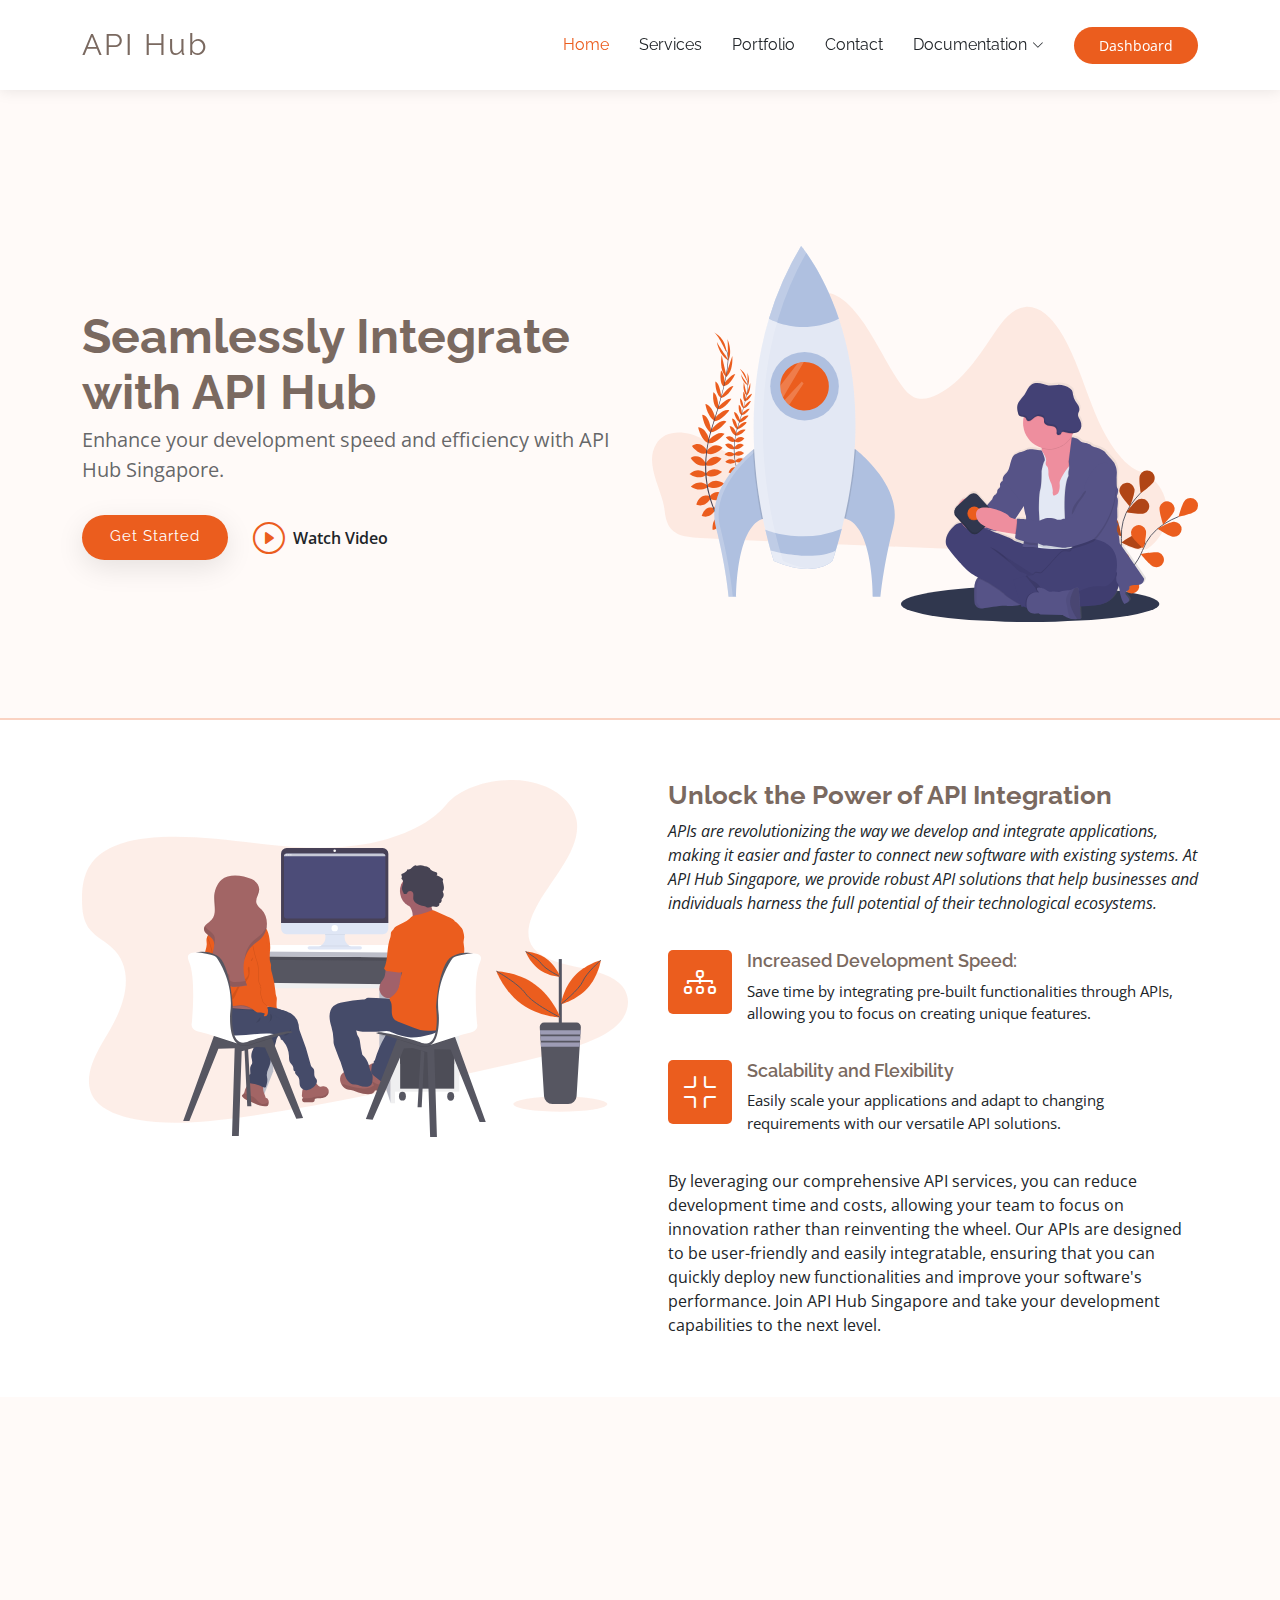
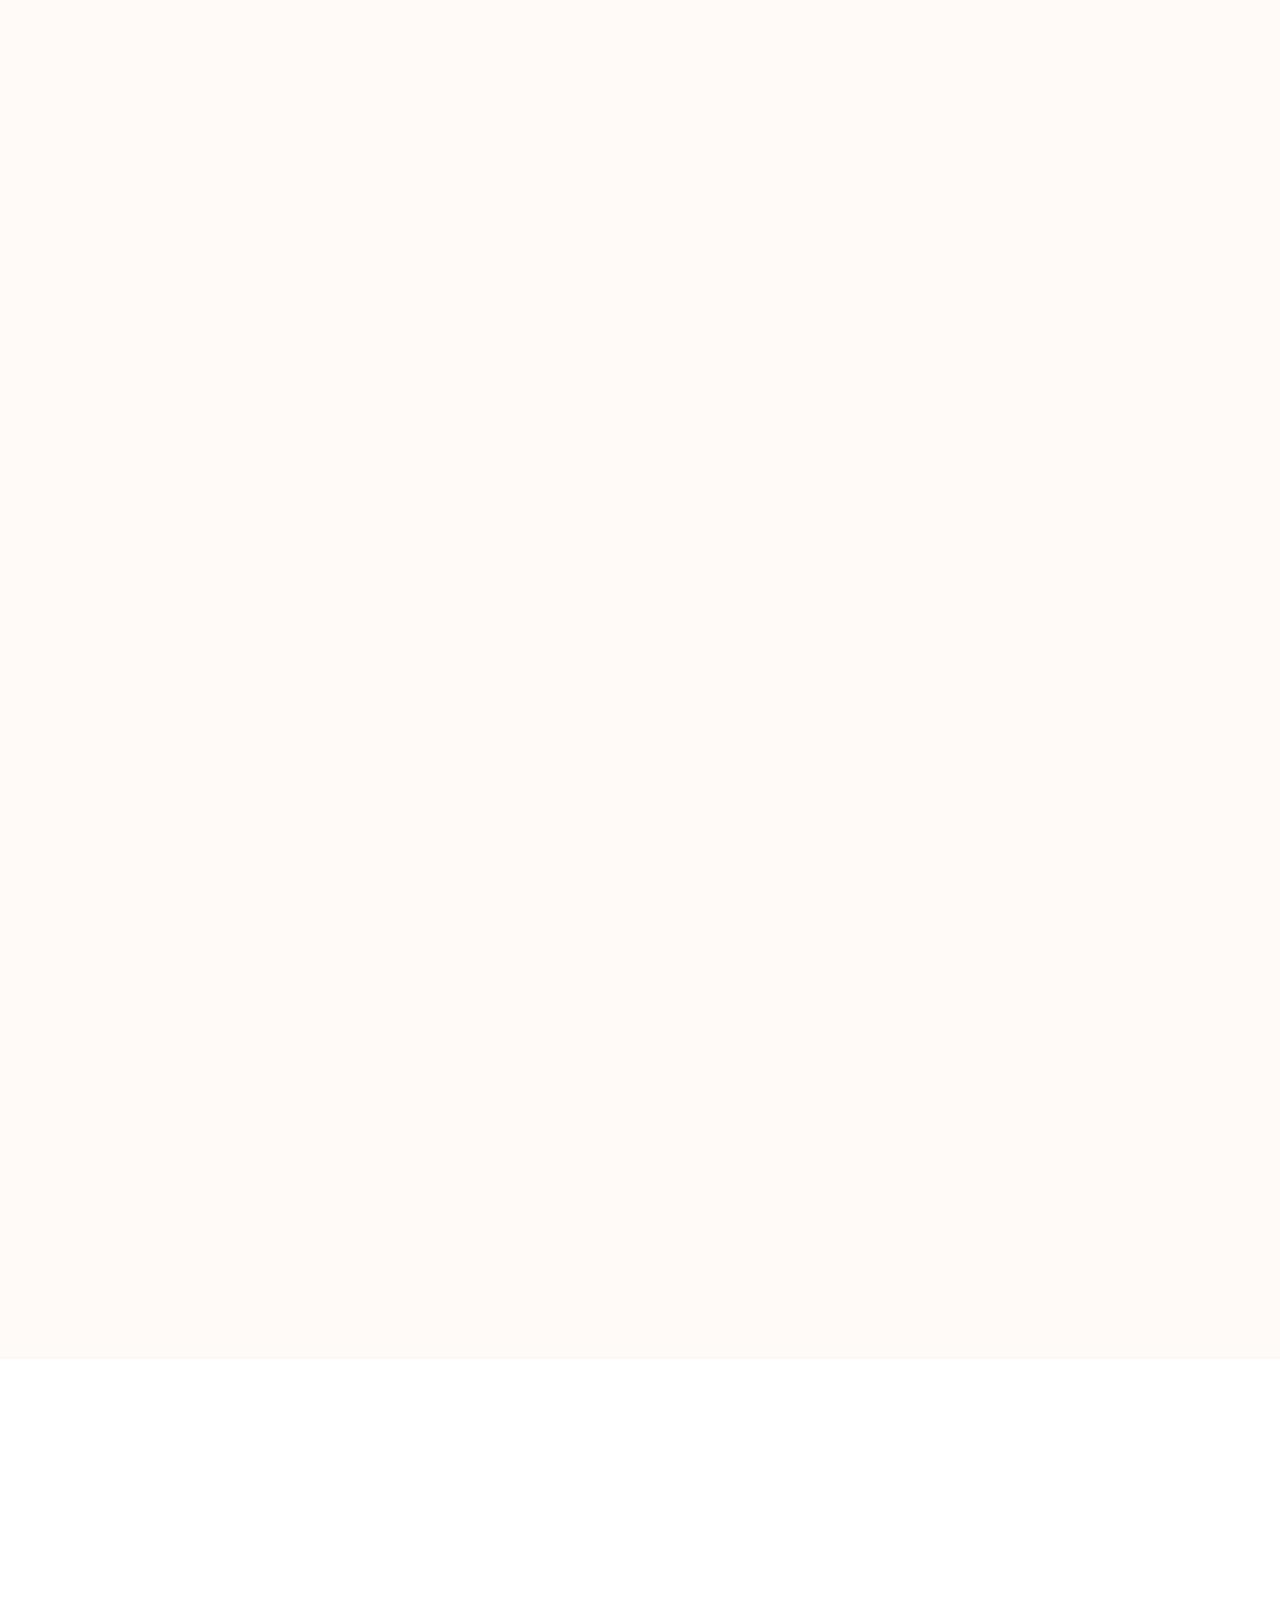
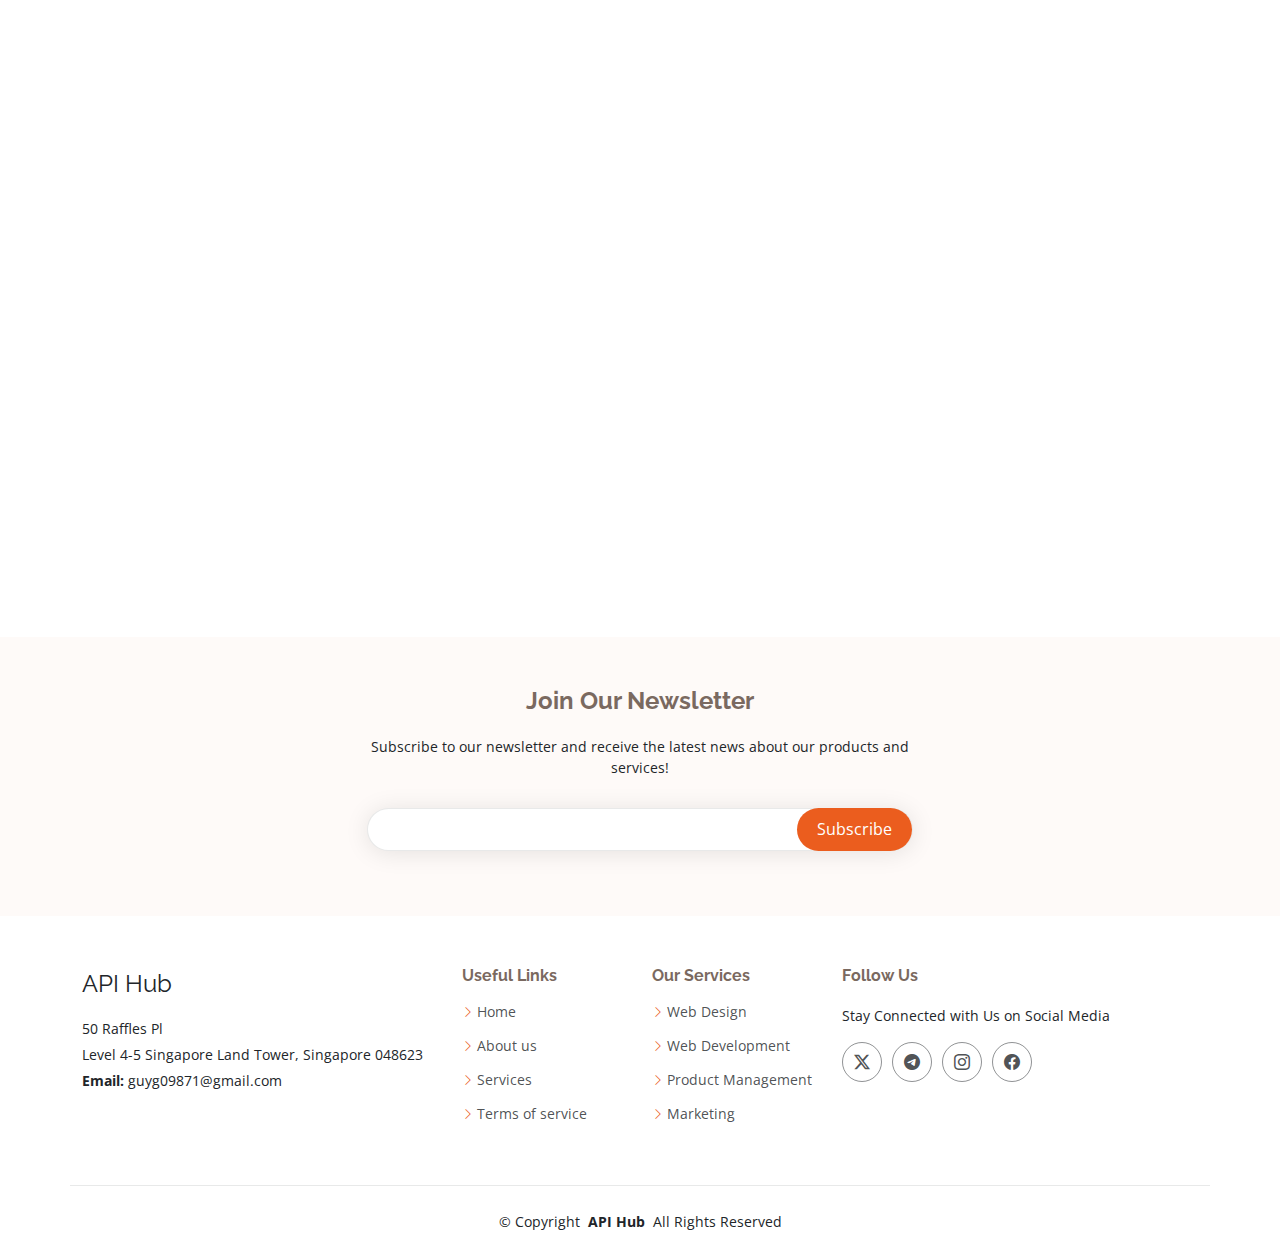
<file: index.html>
<!DOCTYPE html>
<html lang="en">

<head>
  <script async src="https://pagead2.googlesyndication.com/pagead/js/adsbygoogle.js?client=ca-pub-4819060285041230"
    crossorigin="anonymous"></script>
  <!-- Google tag (gtag.js) -->
  <script async src="https://www.googletagmanager.com/gtag/js?id=G-EMD2EQ084N"></script>
  <script>
    window.dataLayer = window.dataLayer || [];
    function gtag() { dataLayer.push(arguments); }
    gtag('js', new Date());

    gtag('config', 'G-EMD2EQ084N');
  </script>
  <meta charset="utf-8">
  <meta content="width=device-width, initial-scale=1.0" name="viewport">
  <title>API Hub Singapore | Your Gateway to Seamless API Integration</title>
  <meta content="API Hub Singapore offers comprehensive API services tailored for SMEs and individuals."
    name="description">
  <meta content="API services Singapore,API integration, SME API solutions,API Hub Singapore" name="keywords">
  <!-- OG Tag -->
  <meta property="og:title" content="API Hub Singapore: Your Gateway to Seamless API Integration" />
  <meta property="og:description"
    content="API Hub Singapore offers comprehensive API services tailored for SMEs and individuals. We provide easy-to-integrate solutions that enhance your business capabilities, streamline operations, and drive innovation. Join us to unlock the potential of API technology and elevate your digital presence." />
  <meta property="og:type" content="website" />
  <meta property="og:url" content="http://www.sgapihub.com" />
  <meta property="og:image" content="http://www.sgapihub.com/logo.png" />
  <!-- DC Tag -->
  <meta name="dc.title" content="API Hub Singapore: Your Gateway to Seamless API Integration" />
  <meta name="dc.description"
    content="API Hub Singapore offers comprehensive API services tailored for SMEs and individuals. We provide easy-to-integrate solutions that enhance your business capabilities, streamline operations, and drive innovation. Join us to unlock the potential of API technology and elevate your digital presence." />
  <meta name="dc.format" content="text/html" />
  <meta name="dc.identifier" content="http://www.sgapihub.com" />

  <!-- Favicons -->
  <link href="./assets/img/favicon.png" rel="icon">
  <link href="./assets/img/apple-touch-icon.png" rel="apple-touch-icon">

  <!-- Fonts -->
  <link href="https://fonts.googleapis.com" rel="preconnect">
  <link href="https://fonts.gstatic.com" rel="preconnect" crossorigin>
  <link
    href="https://fonts.googleapis.com/css2?family=Open+Sans:ital,wght@0,300;0,400;0,500;0,600;0,700;0,800;1,300;1,400;1,500;1,600;1,700;1,800&family=Raleway:ital,wght@0,100;0,200;0,300;0,400;0,500;0,600;0,700;0,800;0,900;1,100;1,200;1,300;1,400;1,500;1,600;1,700;1,800;1,900&display=swap"
    rel="stylesheet">

  <!-- Vendor CSS Files -->
  <link href="./assets/vendor/bootstrap/css/bootstrap.min.css" rel="stylesheet">
  <link href="./assets/vendor/bootstrap-icons/bootstrap-icons.css" rel="stylesheet">
  <link href="./assets/vendor/aos/aos.css" rel="stylesheet">
  <link href="./assets/vendor/glightbox/css/glightbox.min.css" rel="stylesheet">
  <link href="./assets/vendor/swiper/swiper-bundle.min.css" rel="stylesheet">

  <!-- Main CSS File -->
  <link href="./assets/css/main.css" rel="stylesheet">
</head>

<body class="index-page">

  <header id="header" class="header d-flex align-items-center sticky-top">
    <div class="container-fluid container-xl position-relative d-flex align-items-center">

      <a href="index.html" class="logo d-flex align-items-center me-auto">
        <!-- Uncomment the line below if you also wish to use an image logo -->
        <!-- <img src="./assets/img/logo.png" alt=""> -->
        <h1 class="sitename">API Hub</h1>
      </a>

      <nav id="navmenu" class="navmenu">
        <ul>
          <li><a href="index.html" class="active">Home</a></li>
          <li><a href="index.html#services">Services</a></li>
          <li><a href="portfolio.html">Portfolio</a></li>
          <li><a href="index.html#contact">Contact</a></li>
          <li class="dropdown"><a href="#"><span>Documentation</span> <i class="bi bi-chevron-down toggle-dropdown"></i></a>
            <ul>
              <li><a href="#">Dropdown 1</a></li>
              <li class="dropdown"><a href="#"><span>Deep Dropdown</span> <i
                    class="bi bi-chevron-down toggle-dropdown"></i></a>
                <ul>
                  <li><a href="#">Deep Dropdown 1</a></li>
                  <li><a href="#">Deep Dropdown 2</a></li>
                  <li><a href="#">Deep Dropdown 3</a></li>
                  <li><a href="#">Deep Dropdown 4</a></li>
                  <li><a href="#">Deep Dropdown 5</a></li>
                </ul>
              </li>
              <li><a href="#">Dropdown 2</a></li>
              <li><a href="#">Dropdown 3</a></li>
              <li><a href="#">Dropdown 4</a></li>
            </ul>
          </li>
        </ul>
        <i class="mobile-nav-toggle d-xl-none bi bi-list"></i>
      </nav>

      <a class="btn-getstarted" href="index.html#about">Dashboard</a>

    </div>
  </header>

  <main class="main">

    <!-- Hero Section -->
    <section id="hero" class="section hero light-background">

      <div class="container">
        <div class="row gy-4">
          <div class="col-lg-6 order-2 order-lg-1 d-flex flex-column justify-content-center" data-aos="fade-up">
            <h1>Seamlessly Integrate with API Hub</h1>
            <p>Enhance your development speed and efficiency with API Hub Singapore. </p>
            <div class="d-flex">
              <a href="index.html#about" class="btn-get-started">Get Started</a>
              <a href="#" class="glightbox btn-watch-video d-flex align-items-center"><i
                  class="bi bi-play-circle"></i><span>Watch
                  Video</span>
              </a>
            </div>
          </div>
          <div class="col-lg-6 order-1 order-lg-2 hero-img" data-aos="zoom-out" data-aos-delay="200">
            <img src="./assets/img/hero-img.svg" class="img-fluid animated" alt="">
          </div>
        </div>
      </div>

    </section><!-- /Hero Section -->

    <!-- About Section -->
    <section id="about" class="section about">

      <div class="container">

        <div class="row gy-3">

          <div class="col-lg-6" data-aos="fade-up" data-aos-delay="100">
            <img src="./assets/img/about-img.svg" alt="" class="img-fluid">
          </div>

          <div class="col-lg-6 d-flex flex-column justify-content-center" data-aos="fade-up" data-aos-delay="200">
            <div class="about-content ps-0 ps-lg-3">
              <h3>Unlock the Power of API Integration</h3>
              <p class="fst-italic">
                APIs are revolutionizing the way we develop and integrate applications, making it easier and faster to
                connect new software with existing systems. At API Hub Singapore, we provide robust API solutions that
                help businesses and individuals harness the full potential of their technological ecosystems.
              </p>
              <ul>
                <li>
                  <i class="bi bi-diagram-3"></i>
                  <div>
                    <h4>Increased Development Speed: </h4>
                    <p>Save time by integrating pre-built functionalities through APIs, allowing you to focus on
                      creating unique features.
                    </p>
                  </div>
                </li>
                <li>
                  <i class="bi bi-fullscreen-exit"></i>
                  <div>
                    <h4>Scalability and Flexibility</h4>
                    <p>Easily scale your applications and adapt to changing requirements with our versatile API
                      solutions.</p>
                  </div>
                </li>
              </ul>
              <p>
                By leveraging our comprehensive API services, you can reduce development time and costs, allowing your
                team to focus on innovation rather than reinventing the wheel. Our APIs are designed to be user-friendly
                and easily integratable, ensuring that you can quickly deploy new functionalities and improve your
                software's performance. Join API Hub Singapore and take your development capabilities to the next level.
              </p>
            </div>

          </div>
        </div>

      </div>

    </section><!-- /About Section -->

    <!-- Services Section -->
    <section id="services" class="services section light-background">

      <!-- Section Title -->
      <div class="container section-title" data-aos="fade-up">
        <h2>Services</h2>
        <p>Enhance Your Business with Our Comprehensive API Services</p>
      </div><!-- End Section Title -->

      <div class="container">

        <div class="row gy-4">

          <div class="col-xl-3 col-md-6 d-flex" data-aos="fade-up" data-aos-delay="100">
            <div class="service-item position-relative">
              <div class="icon"><i class="bi bi-activity icon"></i></div>
              <h4><a href="service.html" class="stretched-link">Accelerate Development Speed</a></h4>
              <p>At API Hub Singapore, our API services enable you to rapidly integrate new applications with existing
                systems.</p>
            </div>
          </div><!-- End Service Item -->

          <div class="col-xl-3 col-md-6 d-flex" data-aos="fade-up" data-aos-delay="200">
            <div class="service-item position-relative">
              <div class="icon"><i class="bi bi-bounding-box-circles icon"></i></div>
              <h4><a href="service.html" class="stretched-link">Scalability and Flexibility
                </a></h4>
              <p>With our flexible solutions, you can add new features, enhance existing functionalities, and ensure
                your software can grow alongside your business needs.</p>
            </div>
          </div><!-- End Service Item -->

          <div class="col-xl-3 col-md-6 d-flex" data-aos="fade-up" data-aos-delay="300">
            <div class="service-item position-relative">
              <div class="icon"><i class="bi bi-calendar4-week icon"></i></div>
              <h4><a href="service.html" class="stretched-link">Cost-Effective Solutions
                </a></h4>
              <p>Our APIs offer cost-effective solutions by providing ready-made functionalities that you can seamlessly
                integrate into your applications.</p>
            </div>
          </div><!-- End Service Item -->

          <div class="col-xl-3 col-md-6 d-flex" data-aos="fade-up" data-aos-delay="400">
            <div class="service-item position-relative">
              <div class="icon"><i class="bi bi-broadcast icon"></i></div>
              <h4><a href="service.html" class="stretched-link">Enhanced Security and Reliability
                </a></h4>
              <p>By choosing our services, you can rest assured that your business operations are both secure and
                efficient.</p>
            </div>
          </div><!-- End Service Item -->

        </div>

      </div>

    </section><!-- /Services Section -->



    <!-- Faq Section -->
    <section id="faq" class="faq section light-background">

      <!-- Section Title -->
      <div class="container section-title" data-aos="fade-up">
        <h2>Frequently Asked Questions</h2>
        <p>Explore common inquiries about API Hub Singapore and our comprehensive API services.

        </p>
      </div><!-- End Section Title -->

      <div class="container">

        <div class="row">
          <div class="col-lg-6" data-aos="fade-up" data-aos-delay="100">
            <div class="faq-container">
              <div class="faq-item">
                <h3>What are APIs, and how do they benefit businesses?</h3>
                <div class="faq-content">
                  <p>APIs (Application Programming Interfaces) are tools that allow different software applications to
                    communicate and share data with each other. They streamline development by providing pre-built
                    functionalities, enhance integration capabilities, and improve overall efficiency.</p>
                </div>
                <i class="faq-toggle bi bi-chevron-right"></i>
              </div><!-- End Faq item-->

              <div class="faq-item">
                <h3>How can API Hub Singapore help my business?
                </h3>
                <div class="faq-content">
                  <p>API Hub Singapore offers tailored API solutions that accelerate development, reduce costs, and
                    enhance scalability. Whether you're integrating new applications, enhancing existing systems, or
                    seeking innovative solutions, we provide the tools and support to meet your business needs.
                  </p>
                </div>
                <i class="faq-toggle bi bi-chevron-right"></i>
              </div><!-- End Faq item-->

              <div class="faq-item">
                <h3>What industries do you cater to?</h3>
                <div class="faq-content">
                  <p>We serve a diverse range of industries, including finance, e-commerce, healthcare, and more. Our
                    adaptable API services are designed to meet the specific requirements and challenges of each sector,
                    enabling businesses to innovate and thrive.
                  </p>
                </div>
                <i class="faq-toggle bi bi-chevron-right"></i>
              </div><!-- End Faq item-->
            </div>
          </div><!-- End Faq Column-->

          <div class="col-lg-6" data-aos="fade-up" data-aos-delay="200">
            <div class="faq-container">
              <div class="faq-item">
                <h3>Are your APIs secure?
                </h3>
                <div class="faq-content">
                  <p>Security is paramount at API Hub Singapore. We implement stringent security measures, including
                    encryption protocols and regular audits, to safeguard data and ensure secure transactions between
                    applications and external systems.</p>
                </div>
                <i class="faq-toggle bi bi-chevron-right"></i>
              </div><!-- End Faq item-->

              <div class="faq-item">
                <h3>How do I get started with API integration?
                </h3>
                <div class="faq-content">
                  <p>Getting started is simple. Contact our team to discuss your project requirements, and we'll provide
                    guidance on selecting the right APIs for your needs. Our experts are here to assist you throughout
                    the integration process, from planning to deployment.</p>
                </div>
                <i class="faq-toggle bi bi-chevron-right"></i>
              </div><!-- End Faq item-->

              <div class="faq-item">
                <h3>What support options do you offer?
                </h3>
                <div class="faq-content">
                  <p>We provide comprehensive customer support to assist you at every stage of your API integration
                    journey. Whether you have technical questions, need troubleshooting assistance, or require
                    customization support, our dedicated team is ready to help.
                  </p>
                </div>
                <i class="faq-toggle bi bi-chevron-right"></i>
              </div><!-- End Faq item-->

            </div>

          </div><!-- End Faq Column-->

        </div>

      </div>

    </section><!-- /Faq Section -->

    </div>

    </div>

    </section><!-- /Team Section -->

    <!-- Clients Section -->
    <section id="clients" class="clients section light-background">

      <!-- Section Title -->
      <div class="container section-title" data-aos="fade-up">
        <h2>Clients</h2>
        <p>Our Valued Clients </p>
      </div><!-- End Section Title -->

      <div class="container" data-aos="fade-up" data-aos-delay="100">

        <div class="swiper init-swiper">
          <script type="application/json" class="swiper-config">
            {
              "loop": true,
              "speed": 600,
              "autoplay": {
                "delay": 5000
              },
              "slidesPerView": "auto",
              "pagination": {
                "el": ".swiper-pagination",
                "type": "bullets",
                "clickable": true
              },
              "breakpoints": {
                "320": {
                  "slidesPerView": 2,
                  "spaceBetween": 40
                },
                "480": {
                  "slidesPerView": 3,
                  "spaceBetween": 60
                },
                "640": {
                  "slidesPerView": 4,
                  "spaceBetween": 80
                },
                "992": {
                  "slidesPerView": 6,
                  "spaceBetween": 120
                }
              }
            }
          </script>
          <div class="swiper-wrapper align-items-center">
            <div class="swiper-slide"><img src="./assets/img/clients/client-1.png" class="img-fluid" alt=""></div>
            <div class="swiper-slide"><img src="./assets/img/clients/client-2.png" class="img-fluid" alt=""></div>
            <div class="swiper-slide"><img src="./assets/img/clients/client-3.png" class="img-fluid" alt=""></div>
            <div class="swiper-slide"><img src="./assets/img/clients/client-4.png" class="img-fluid" alt=""></div>
            <div class="swiper-slide"><img src="./assets/img/clients/client-5.png" class="img-fluid" alt=""></div>
            <div class="swiper-slide"><img src="./assets/img/clients/client-6.png" class="img-fluid" alt=""></div>
            <div class="swiper-slide"><img src="./assets/img/clients/client-7.png" class="img-fluid" alt=""></div>
            <div class="swiper-slide"><img src="./assets/img/clients/client-8.png" class="img-fluid" alt=""></div>
          </div>
          <div class="swiper-pagination"></div>
        </div>

      </div>

    </section><!-- /Clients Section -->

    <!-- Contact Section -->
    <section id="contact" class="contact section">

      <!-- Section Title -->
      <div class="container section-title" data-aos="fade-up">
        <h2>Contact</h2>
        <p>Get in Touch</p>
      </div><!-- End Section Title -->

      <div class="container" data-aos="fade-up" data-aos-delay="100">

        <div class="row gy-4">

          <div class="col-lg-5">

            <div class="info-wrap">
              <div class="info-item d-flex" data-aos="fade-up" data-aos-delay="200">
                <i class="bi bi-geo-alt flex-shrink-0"></i>
                <div>
                  <h3>Address</h3>
                  <p>50 Raffles Pl, Level 4-5 Singapore Land Tower, Singapore 048623</p>
                </div>
              </div><!-- End Info Item -->



              <div class="info-item d-flex" data-aos="fade-up" data-aos-delay="400">
                <i class="bi bi-envelope flex-shrink-0"></i>
                <div>
                  <h3>Email Us</h3>
                  <p>guyg09871@gmail.com

                  </p>
                </div>
              </div><!-- End Info Item -->

              <iframe
                src="https://www.google.com/maps/embed?pb=!1m14!1m8!1m3!1d48389.78314118045!2d-74.006138!3d40.710059!3m2!1i1024!2i768!4f13.1!3m3!1m2!1s0x89c25a22a3bda30d%3A0xb89d1fe6bc499443!2sDowntown%20Conference%20Center!5e0!3m2!1sen!2sus!4v1676961268712!5m2!1sen!2sus"
                frameborder="0" style="border:0; width: 100%; height: 270px;" allowfullscreen="" loading="lazy"
                referrerpolicy="no-referrer-when-downgrade"></iframe>
            </div>
          </div>

          <div class="col-lg-7">
            <form action="forms/contact.php" method="post" class="php-email-form" data-aos="fade-up"
              data-aos-delay="200">
              <div class="row gy-4">

                <div class="col-md-6">
                  <label for="name-field" class="pb-2">Your Name</label>
                  <input type="text" name="name" id="name-field" class="form-control" required="">
                </div>

                <div class="col-md-6">
                  <label for="email-field" class="pb-2">Your Email</label>
                  <input type="email" class="form-control" name="email" id="email-field" required="">
                </div>

                <div class="col-md-12">
                  <label for="subject-field" class="pb-2">Subject</label>
                  <input type="text" class="form-control" name="subject" id="subject-field" required="">
                </div>

                <div class="col-md-12">
                  <label for="message-field" class="pb-2">Message</label>
                  <textarea class="form-control" name="message" rows="10" id="message-field" required=""></textarea>
                </div>

                <div class="col-md-12 text-center">
                  <div class="loading">Loading</div>
                  <div class="error-message"></div>
                  <div class="sent-message">Your message has been sent. Thank you!</div>

                  <button type="submit">Send Message</button>
                </div>

              </div>
            </form>
          </div><!-- End Contact Form -->

        </div>

      </div>

    </section><!-- /Contact Section -->

  </main>

  <footer id="footer" class="footer position-relative">

    <div class="footer-newsletter">
      <div class="container">
        <div class="row justify-content-center text-center">
          <div class="col-lg-6">
            <h4>Join Our Newsletter</h4>
            <p>Subscribe to our newsletter and receive the latest news about our products and services!</p>
            <form action="forms/newsletter.php" method="post" class="php-email-form">
              <div class="newsletter-form"><input type="email" name="email"><input type="submit" value="Subscribe">
              </div>
              <div class="loading">Loading</div>
              <div class="error-message"></div>
              <div class="sent-message">Your subscription request has been sent. Thank you!</div>
            </form>
          </div>
        </div>
      </div>
    </div>

    <div class="container footer-top">
      <div class="row gy-4">
        <div class="col-lg-4 col-md-6 footer-about">
          <a href="index.html" class="d-flex align-items-center">
            <span class="sitename">API Hub</span>
          </a>
          <div class="footer-contact pt-3">
            <p>50 Raffles Pl</p>
            <p>Level 4-5 Singapore Land Tower, Singapore 048623</p>
            <p><strong>Email:</strong> <span>guyg09871@gmail.com </span></p>
          </div>
        </div>

        <div class="col-lg-2 col-md-3 footer-links">
          <h4>Useful Links</h4>
          <ul>
            <li><i class="bi bi-chevron-right"></i> <a href="#">Home</a></li>
            <li><i class="bi bi-chevron-right"></i> <a href="#">About us</a></li>
            <li><i class="bi bi-chevron-right"></i> <a href="#">Services</a></li>
            <li><i class="bi bi-chevron-right"></i> <a href="#">Terms of service</a></li>
          </ul>
        </div>

        <div class="col-lg-2 col-md-3 footer-links">
          <h4>Our Services</h4>
          <ul>
            <li><i class="bi bi-chevron-right"></i> <a href="#">Web Design</a></li>
            <li><i class="bi bi-chevron-right"></i> <a href="#">Web Development</a></li>
            <li><i class="bi bi-chevron-right"></i> <a href="#">Product Management</a></li>
            <li><i class="bi bi-chevron-right"></i> <a href="#">Marketing</a></li>
          </ul>
        </div>

        <div class="col-lg-4 col-md-12">
          <h4>Follow Us</h4>
          <p>Stay Connected with Us on Social Media </p>
          <div class="social-links d-flex">
            <a href="https://x.com/?lang=en"><i class="bi bi-twitter-x"></i></a>
            <a href="https://t.me/yourusername" target="_blank"><i class="bi bi-telegram"></i></a>
            <a href="https://www.instagram.com/"><i class="bi bi-instagram"></i></a>
            <a href="https://www.facebook.com/"><i class="bi bi-facebook"></i></a>
          </div>
        </div>

      </div>
    </div>

    <div class="container copyright text-center mt-4">
      <p>© <span>Copyright</span> <strong class="px-1 sitename">API Hub</strong> <span>All Rights Reserved</span></p>

    </div>

  </footer>

  <!-- Scroll Top -->
  <a href="#" id="scroll-top" class="scroll-top d-flex align-items-center justify-content-center"><i
      class="bi bi-arrow-up-short"></i></a>

  <!-- Preloader -->
  <div id="preloader"></div>

  <!-- Vendor JS Files -->
  <script src="./assets/vendor/bootstrap/js/bootstrap.bundle.min.js"></script>
  <script src="./assets/vendor/php-email-form/validate.js"></script>
  <script src="./assets/vendor/aos/aos.js"></script>
  <script src="./assets/vendor/glightbox/js/glightbox.min.js"></script>
  <script src="./assets/vendor/imagesloaded/imagesloaded.pkgd.min.js"></script>
  <script src="./assets/vendor/isotope-layout/isotope.pkgd.min.js"></script>
  <script src="./assets/vendor/swiper/swiper-bundle.min.js"></script>

  <!-- Main JS File -->
  <script src="./assets/js/main.js"></script>

</body>

</html>
</file>
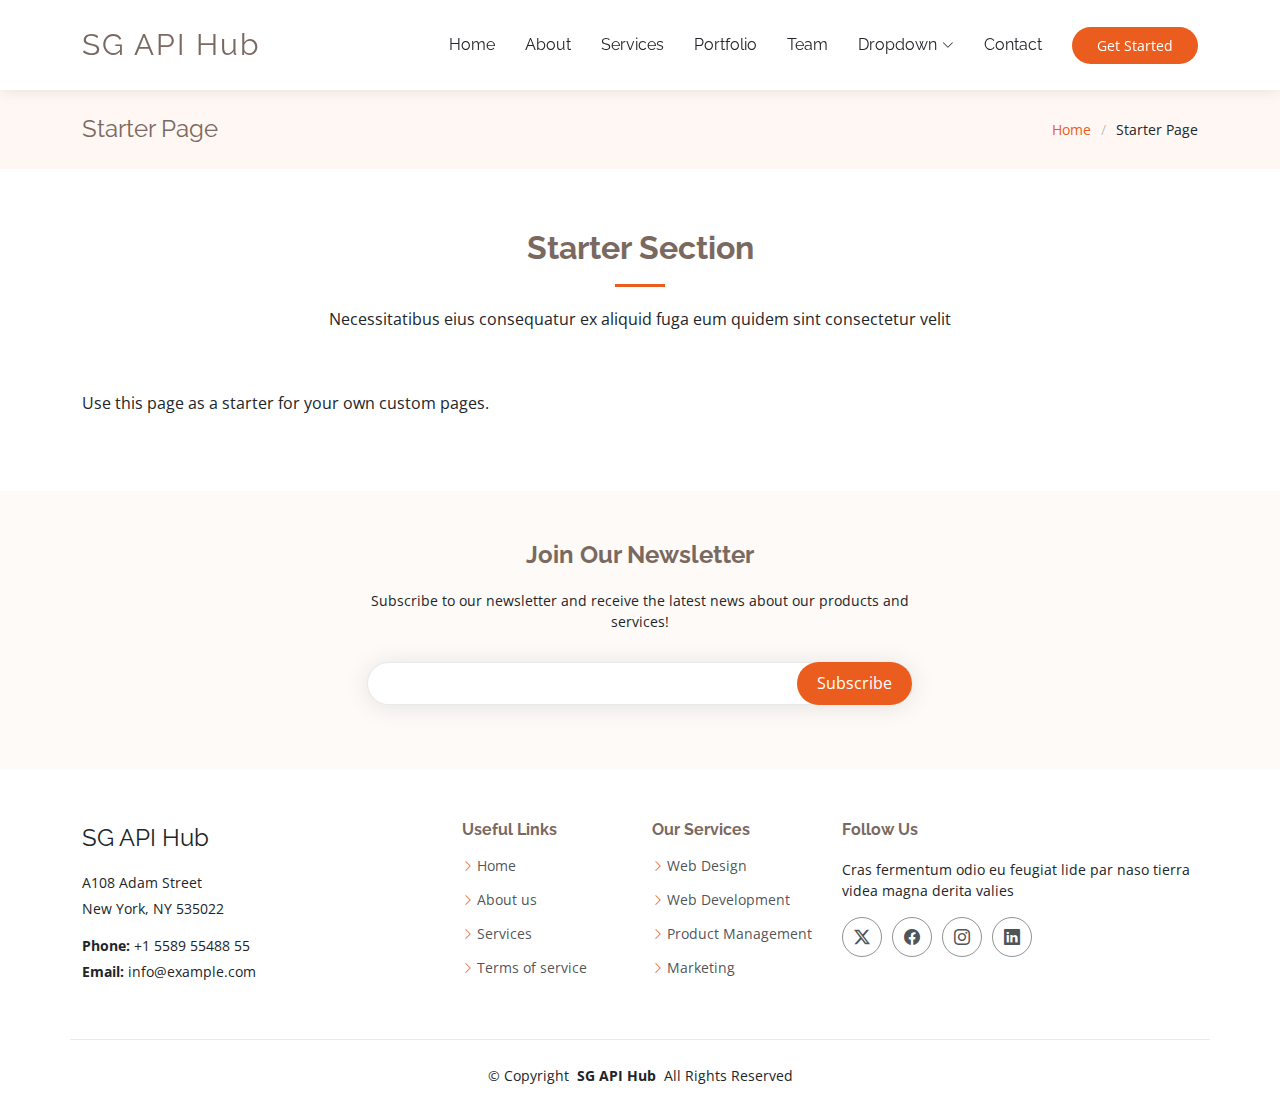
<file: contact.html>
<!DOCTYPE html>
<html lang="en">
  <head>
    <meta charset="utf-8" />
    <meta content="width=device-width, initial-scale=1.0" name="viewport" />
    <title>Starter Page - SG API Hub Bootstrap Template</title>
    <meta content="" name="description" />
    <meta content="" name="keywords" />

    <!-- Favicons -->
    <link href="assets/img/favicon.png" rel="icon" />
    <link href="assets/img/apple-touch-icon.png" rel="apple-touch-icon" />

    <!-- Fonts -->
    <link href="https://fonts.googleapis.com" rel="preconnect" />
    <link href="https://fonts.gstatic.com" rel="preconnect" crossorigin />
    <link
      href="https://fonts.googleapis.com/css2?family=Open+Sans:ital,wght@0,300;0,400;0,500;0,600;0,700;0,800;1,300;1,400;1,500;1,600;1,700;1,800&family=Raleway:ital,wght@0,100;0,200;0,300;0,400;0,500;0,600;0,700;0,800;0,900;1,100;1,200;1,300;1,400;1,500;1,600;1,700;1,800;1,900&display=swap"
      rel="stylesheet"
    />

    <!-- Vendor CSS Files -->
    <link
      href="assets/vendor/bootstrap/css/bootstrap.min.css"
      rel="stylesheet"
    />
    <link
      href="assets/vendor/bootstrap-icons/bootstrap-icons.css"
      rel="stylesheet"
    />
    <link href="assets/vendor/aos/aos.css" rel="stylesheet" />
    <link
      href="assets/vendor/glightbox/css/glightbox.min.css"
      rel="stylesheet"
    />
    <link href="assets/vendor/swiper/swiper-bundle.min.css" rel="stylesheet" />

    <!-- Main CSS File -->
    <link href="assets/css/main.css" rel="stylesheet" />
  </head>

  <body class="starter-page-page">
    <header id="header" class="header d-flex align-items-center sticky-top">
      <div
        class="container-fluid container-xl position-relative d-flex align-items-center"
      >
        <a href="index.html" class="logo d-flex align-items-center me-auto">
          <!-- Uncomment the line below if you also wish to use an image logo -->
          <!-- <img src="assets/img/logo.png" alt=""> -->
          <h1 class="sitename">SG API Hub</h1>
        </a>

        <nav id="navmenu" class="navmenu">
          <ul>
            <li><a href="index.html">Home</a></li>
            <li><a href="index.html#about">About</a></li>
            <li><a href="services.html">Services</a></li>
            <li><a href="portfolio.html">Portfolio</a></li>
            <li><a href="team.html">Team</a></li>
            <li class="dropdown">
              <a href="#"
                ><span>Dropdown</span>
                <i class="bi bi-chevron-down toggle-dropdown"></i
              ></a>
              <ul>
                <li><a href="#">Dropdown 1</a></li>
                <li class="dropdown">
                  <a href="#"
                    ><span>Deep Dropdown</span>
                    <i class="bi bi-chevron-down toggle-dropdown"></i
                  ></a>
                  <ul>
                    <li><a href="#">Deep Dropdown 1</a></li>
                    <li><a href="#">Deep Dropdown 2</a></li>
                    <li><a href="#">Deep Dropdown 3</a></li>
                    <li><a href="#">Deep Dropdown 4</a></li>
                    <li><a href="#">Deep Dropdown 5</a></li>
                  </ul>
                </li>
                <li><a href="#">Dropdown 2</a></li>
                <li><a href="#">Dropdown 3</a></li>
                <li><a href="#">Dropdown 4</a></li>
              </ul>
            </li>
            <li><a href="index.html#contact">Contact</a></li>
          </ul>
          <i class="mobile-nav-toggle d-xl-none bi bi-list"></i>
        </nav>

        <a class="btn-getstarted" href="index.html#about">Get Started</a>
      </div>
    </header>

    <main class="main">
      <!-- Page Title -->
      <div class="page-title" data-aos="fade">
        <div
          class="container d-lg-flex justify-content-between align-items-center"
        >
          <h1 class="mb-2 mb-lg-0">Starter Page</h1>
          <nav class="breadcrumbs">
            <ol>
              <li><a href="index.html">Home</a></li>
              <li class="current">Starter Page</li>
            </ol>
          </nav>
        </div>
      </div>
      <!-- End Page Title -->

      <!-- Starter Section Section -->
      <section id="starter-section" class="starter-section section">
        <!-- Section Title -->
        <div class="container section-title" data-aos="fade-up">
          <h2>Starter Section</h2>
          <p>
            Necessitatibus eius consequatur ex aliquid fuga eum quidem sint
            consectetur velit
          </p>
        </div>
        <!-- End Section Title -->

        <div class="container" data-aos="fade-up">
          <p>Use this page as a starter for your own custom pages.</p>
        </div>
      </section>
      <!-- /Starter Section Section -->
    </main>

    <footer id="footer" class="footer position-relative">
      <div class="footer-newsletter">
        <div class="container">
          <div class="row justify-content-center text-center">
            <div class="col-lg-6">
              <h4>Join Our Newsletter</h4>
              <p>
                Subscribe to our newsletter and receive the latest news about
                our products and services!
              </p>
              <form
                action="forms/newsletter.php"
                method="post"
                class="php-email-form"
              >
                <div class="newsletter-form">
                  <input type="email" name="email" /><input
                    type="submit"
                    value="Subscribe"
                  />
                </div>
                <div class="loading">Loading</div>
                <div class="error-message"></div>
                <div class="sent-message">
                  Your subscription request has been sent. Thank you!
                </div>
              </form>
            </div>
          </div>
        </div>
      </div>

      <div class="container footer-top">
        <div class="row gy-4">
          <div class="col-lg-4 col-md-6 footer-about">
            <a href="index.html" class="d-flex align-items-center">
              <span class="sitename">SG API Hub</span>
            </a>
            <div class="footer-contact pt-3">
              <p>A108 Adam Street</p>
              <p>New York, NY 535022</p>
              <p class="mt-3">
                <strong>Phone:</strong> <span>+1 5589 55488 55</span>
              </p>
              <p><strong>Email:</strong> <span>info@example.com</span></p>
            </div>
          </div>

          <div class="col-lg-2 col-md-3 footer-links">
            <h4>Useful Links</h4>
            <ul>
              <li><i class="bi bi-chevron-right"></i> <a href="#">Home</a></li>
              <li>
                <i class="bi bi-chevron-right"></i> <a href="#">About us</a>
              </li>
              <li>
                <i class="bi bi-chevron-right"></i> <a href="#">Services</a>
              </li>
              <li>
                <i class="bi bi-chevron-right"></i>
                <a href="#">Terms of service</a>
              </li>
            </ul>
          </div>

          <div class="col-lg-2 col-md-3 footer-links">
            <h4>Our Services</h4>
            <ul>
              <li>
                <i class="bi bi-chevron-right"></i> <a href="#">Web Design</a>
              </li>
              <li>
                <i class="bi bi-chevron-right"></i>
                <a href="#">Web Development</a>
              </li>
              <li>
                <i class="bi bi-chevron-right"></i>
                <a href="#">Product Management</a>
              </li>
              <li>
                <i class="bi bi-chevron-right"></i> <a href="#">Marketing</a>
              </li>
            </ul>
          </div>

          <div class="col-lg-4 col-md-12">
            <h4>Follow Us</h4>
            <p>
              Cras fermentum odio eu feugiat lide par naso tierra videa magna
              derita valies
            </p>
            <div class="social-links d-flex">
              <a href=""><i class="bi bi-twitter-x"></i></a>
              <a href=""><i class="bi bi-facebook"></i></a>
              <a href=""><i class="bi bi-instagram"></i></a>
              <a href=""><i class="bi bi-linkedin"></i></a>
            </div>
          </div>
        </div>
      </div>

      <div class="container copyright text-center mt-4">
        <p>
          © <span>Copyright</span>
          <strong class="px-1 sitename">SG API Hub</strong>
          <span>All Rights Reserved</span>
        </p>
      </div>
    </footer>

    <!-- Scroll Top -->
    <a
      href="#"
      id="scroll-top"
      class="scroll-top d-flex align-items-center justify-content-center"
      ><i class="bi bi-arrow-up-short"></i
    ></a>

    <!-- Preloader -->
    <div id="preloader"></div>

    <!-- Vendor JS Files -->
    <script src="assets/vendor/bootstrap/js/bootstrap.bundle.min.js"></script>
    <script src="assets/vendor/php-email-form/validate.js"></script>
    <script src="assets/vendor/aos/aos.js"></script>
    <script src="assets/vendor/glightbox/js/glightbox.min.js"></script>
    <script src="assets/vendor/imagesloaded/imagesloaded.pkgd.min.js"></script>
    <script src="assets/vendor/isotope-layout/isotope.pkgd.min.js"></script>
    <script src="assets/vendor/swiper/swiper-bundle.min.js"></script>

    <!-- Main JS File -->
    <script src="assets/js/main.js"></script>
  </body>
</html>
</file>
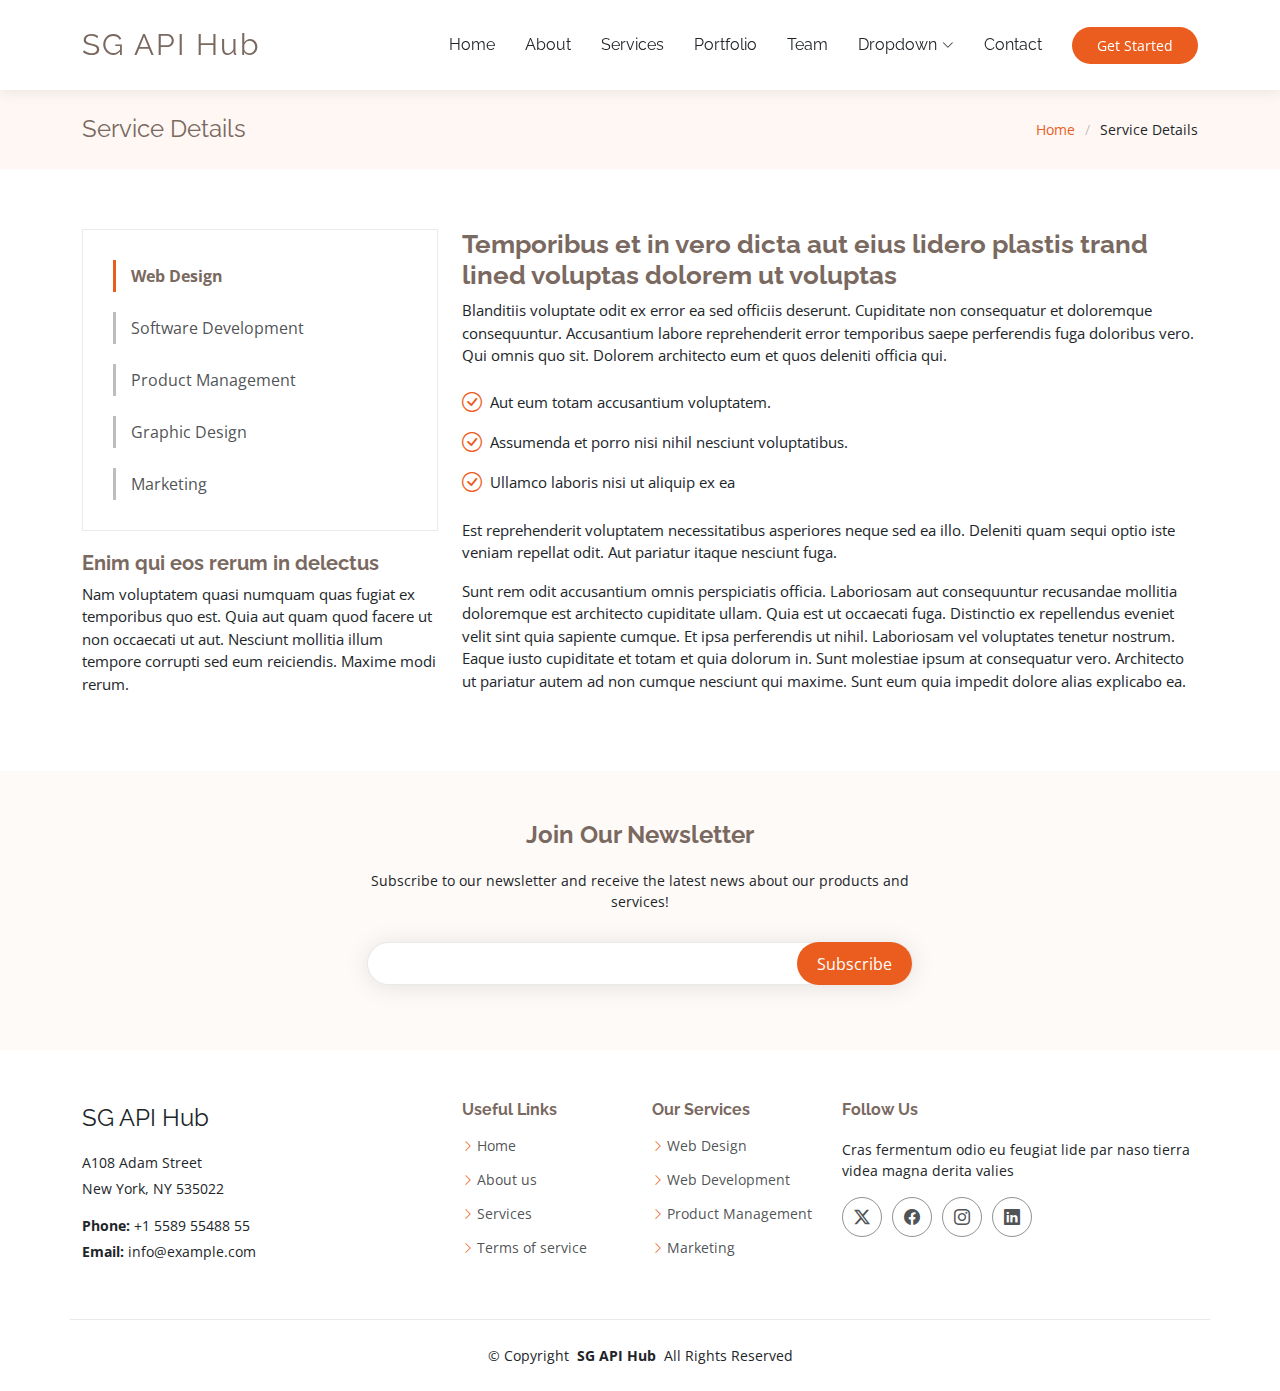
<file: documentation.html>
<!DOCTYPE html>
<html lang="en">
  <head>
    <meta charset="utf-8" />
    <meta content="width=device-width, initial-scale=1.0" name="viewport" />
    <title>Service Details - SG API Hub Bootstrap Template</title>
    <meta content="" name="description" />
    <meta content="" name="keywords" />

    <!-- Favicons -->
    <link href="./assets/img/favicon.png" rel="icon" />
    <link href="./assets/img/apple-touch-icon.png" rel="apple-touch-icon" />

    <!-- Fonts -->
    <link href="https://fonts.googleapis.com" rel="preconnect" />
    <link href="https://fonts.gstatic.com" rel="preconnect" crossorigin />
    <link
      href="https://fonts.googleapis.com/css2?family=Open+Sans:ital,wght@0,300;0,400;0,500;0,600;0,700;0,800;1,300;1,400;1,500;1,600;1,700;1,800&family=Raleway:ital,wght@0,100;0,200;0,300;0,400;0,500;0,600;0,700;0,800;0,900;1,100;1,200;1,300;1,400;1,500;1,600;1,700;1,800;1,900&display=swap"
      rel="stylesheet"
    />

    <!-- Vendor CSS Files -->
    <link
      href="./assets/vendor/bootstrap/css/bootstrap.min.css"
      rel="stylesheet"
    />
    <link
      href="./assets/vendor/bootstrap-icons/bootstrap-icons.css"
      rel="stylesheet"
    />
    <link href="./assets/vendor/aos/aos.css" rel="stylesheet" />
    <link
      href="./assets/vendor/glightbox/css/glightbox.min.css"
      rel="stylesheet"
    />
    <link
      href="./assets/vendor/swiper/swiper-bundle.min.css"
      rel="stylesheet"
    />

    <!-- Main CSS File -->
    <link href="assets/css/main.css" rel="stylesheet" />
  </head>

  <body class="service-details-page">
    <header id="header" class="header d-flex align-items-center sticky-top">
      <div
        class="container-fluid container-xl position-relative d-flex align-items-center"
      >
        <a href="index.html" class="logo d-flex align-items-center me-auto">
          <!-- Uncomment the line below if you also wish to use an image logo -->
          <!-- <img src="./assets/img/logo.png" alt=""> -->
          <h1 class="sitename">SG API Hub</h1>
        </a>

        <nav id="navmenu" class="navmenu">
          <ul>
            <li><a href="index.html">Home</a></li>
            <li><a href="index.html#about">About</a></li>
            <li><a href="services.html">Services</a></li>
            <li><a href="portfolio.html">Portfolio</a></li>
            <li><a href="team.html">Team</a></li>
            <li class="dropdown">
              <a href="#"
                ><span>Dropdown</span>
                <i class="bi bi-chevron-down toggle-dropdown"></i
              ></a>
              <ul>
                <li><a href="#">Dropdown 1</a></li>
                <li class="dropdown">
                  <a href="#"
                    ><span>Deep Dropdown</span>
                    <i class="bi bi-chevron-down toggle-dropdown"></i
                  ></a>
                  <ul>
                    <li><a href="#">Deep Dropdown 1</a></li>
                    <li><a href="#">Deep Dropdown 2</a></li>
                    <li><a href="#">Deep Dropdown 3</a></li>
                    <li><a href="#">Deep Dropdown 4</a></li>
                    <li><a href="#">Deep Dropdown 5</a></li>
                  </ul>
                </li>
                <li><a href="#">Dropdown 2</a></li>
                <li><a href="#">Dropdown 3</a></li>
                <li><a href="#">Dropdown 4</a></li>
              </ul>
            </li>
            <li><a href="index.html#contact">Contact</a></li>
          </ul>
          <i class="mobile-nav-toggle d-xl-none bi bi-list"></i>
        </nav>

        <a class="btn-getstarted" href="index.html#about">Get Started</a>
      </div>
    </header>

    <main class="main">
      <!-- Page Title -->
      <div class="page-title" data-aos="fade">
        <div
          class="container d-lg-flex justify-content-between align-items-center"
        >
          <h1 class="mb-2 mb-lg-0">Service Details</h1>
          <nav class="breadcrumbs">
            <ol>
              <li><a href="index.html">Home</a></li>
              <li class="current">Service Details</li>
            </ol>
          </nav>
        </div>
      </div>
      <!-- End Page Title -->

      <!-- Service Details Section -->
      <section id="service-details" class="service-details section">
        <div class="container">
          <div class="row gy-4">
            <div class="col-lg-4" data-aos="fade-up" data-aos-delay="100">
              <div class="services-list">
                <a href="#" class="active">Web Design</a>
                <a href="#">Software Development</a>
                <a href="#">Product Management</a>
                <a href="#">Graphic Design</a>
                <a href="#">Marketing</a>
              </div>

              <h4>Enim qui eos rerum in delectus</h4>
              <p>
                Nam voluptatem quasi numquam quas fugiat ex temporibus quo est.
                Quia aut quam quod facere ut non occaecati ut aut. Nesciunt
                mollitia illum tempore corrupti sed eum reiciendis. Maxime modi
                rerum.
              </p>
            </div>

            <div class="col-lg-8" data-aos="fade-up" data-aos-delay="200">
              <h3>
                Temporibus et in vero dicta aut eius lidero plastis trand lined
                voluptas dolorem ut voluptas
              </h3>
              <p>
                Blanditiis voluptate odit ex error ea sed officiis deserunt.
                Cupiditate non consequatur et doloremque consequuntur.
                Accusantium labore reprehenderit error temporibus saepe
                perferendis fuga doloribus vero. Qui omnis quo sit. Dolorem
                architecto eum et quos deleniti officia qui.
              </p>
              <ul>
                <li>
                  <i class="bi bi-check-circle"></i>
                  <span>Aut eum totam accusantium voluptatem.</span>
                </li>
                <li>
                  <i class="bi bi-check-circle"></i>
                  <span
                    >Assumenda et porro nisi nihil nesciunt voluptatibus.</span
                  >
                </li>
                <li>
                  <i class="bi bi-check-circle"></i>
                  <span>Ullamco laboris nisi ut aliquip ex ea</span>
                </li>
              </ul>
              <p>
                Est reprehenderit voluptatem necessitatibus asperiores neque sed
                ea illo. Deleniti quam sequi optio iste veniam repellat odit.
                Aut pariatur itaque nesciunt fuga.
              </p>
              <p>
                Sunt rem odit accusantium omnis perspiciatis officia. Laboriosam
                aut consequuntur recusandae mollitia doloremque est architecto
                cupiditate ullam. Quia est ut occaecati fuga. Distinctio ex
                repellendus eveniet velit sint quia sapiente cumque. Et ipsa
                perferendis ut nihil. Laboriosam vel voluptates tenetur nostrum.
                Eaque iusto cupiditate et totam et quia dolorum in. Sunt
                molestiae ipsum at consequatur vero. Architecto ut pariatur
                autem ad non cumque nesciunt qui maxime. Sunt eum quia impedit
                dolore alias explicabo ea.
              </p>
            </div>
          </div>
        </div>
      </section>
      <!-- /Service Details Section -->
    </main>

    <footer id="footer" class="footer position-relative">
      <div class="footer-newsletter">
        <div class="container">
          <div class="row justify-content-center text-center">
            <div class="col-lg-6">
              <h4>Join Our Newsletter</h4>
              <p>
                Subscribe to our newsletter and receive the latest news about
                our products and services!
              </p>
              <form
                action="forms/newsletter.php"
                method="post"
                class="php-email-form"
              >
                <div class="newsletter-form">
                  <input type="email" name="email" /><input
                    type="submit"
                    value="Subscribe"
                  />
                </div>
                <div class="loading">Loading</div>
                <div class="error-message"></div>
                <div class="sent-message">
                  Your subscription request has been sent. Thank you!
                </div>
              </form>
            </div>
          </div>
        </div>
      </div>

      <div class="container footer-top">
        <div class="row gy-4">
          <div class="col-lg-4 col-md-6 footer-about">
            <a href="index.html" class="d-flex align-items-center">
              <span class="sitename">SG API Hub</span>
            </a>
            <div class="footer-contact pt-3">
              <p>A108 Adam Street</p>
              <p>New York, NY 535022</p>
              <p class="mt-3">
                <strong>Phone:</strong> <span>+1 5589 55488 55</span>
              </p>
              <p><strong>Email:</strong> <span>info@example.com</span></p>
            </div>
          </div>

          <div class="col-lg-2 col-md-3 footer-links">
            <h4>Useful Links</h4>
            <ul>
              <li><i class="bi bi-chevron-right"></i> <a href="#">Home</a></li>
              <li>
                <i class="bi bi-chevron-right"></i> <a href="#">About us</a>
              </li>
              <li>
                <i class="bi bi-chevron-right"></i> <a href="#">Services</a>
              </li>
              <li>
                <i class="bi bi-chevron-right"></i>
                <a href="#">Terms of service</a>
              </li>
            </ul>
          </div>

          <div class="col-lg-2 col-md-3 footer-links">
            <h4>Our Services</h4>
            <ul>
              <li>
                <i class="bi bi-chevron-right"></i> <a href="#">Web Design</a>
              </li>
              <li>
                <i class="bi bi-chevron-right"></i>
                <a href="#">Web Development</a>
              </li>
              <li>
                <i class="bi bi-chevron-right"></i>
                <a href="#">Product Management</a>
              </li>
              <li>
                <i class="bi bi-chevron-right"></i> <a href="#">Marketing</a>
              </li>
            </ul>
          </div>

          <div class="col-lg-4 col-md-12">
            <h4>Follow Us</h4>
            <p>
              Cras fermentum odio eu feugiat lide par naso tierra videa magna
              derita valies
            </p>
            <div class="social-links d-flex">
              <a href=""><i class="bi bi-twitter-x"></i></a>
              <a href=""><i class="bi bi-facebook"></i></a>
              <a href=""><i class="bi bi-instagram"></i></a>
              <a href=""><i class="bi bi-linkedin"></i></a>
            </div>
          </div>
        </div>
      </div>

      <div class="container copyright text-center mt-4">
        <p>
          © <span>Copyright</span>
          <strong class="px-1 sitename">SG API Hub</strong>
          <span>All Rights Reserved</span>
        </p>
      </div>
    </footer>

    <!-- Scroll Top -->
    <a
      href="#"
      id="scroll-top"
      class="scroll-top d-flex align-items-center justify-content-center"
      ><i class="bi bi-arrow-up-short"></i
    ></a>

    <!-- Preloader -->
    <div id="preloader"></div>

    <!-- Vendor JS Files -->
    <script src="./assets/vendor/bootstrap/js/bootstrap.bundle.min.js"></script>
    <script src="./assets/vendor/php-email-form/validate.js"></script>
    <script src="./assets/vendor/aos/aos.js"></script>
    <script src="./assets/vendor/glightbox/js/glightbox.min.js"></script>
    <script src="./assets/vendor/imagesloaded/imagesloaded.pkgd.min.js"></script>
    <script src="./assets/vendor/isotope-layout/isotope.pkgd.min.js"></script>
    <script src="./assets/vendor/swiper/swiper-bundle.min.js"></script>

    <!-- Main JS File -->
    <script src="assets/js/main.js"></script>
  </body>
</html>
</file>
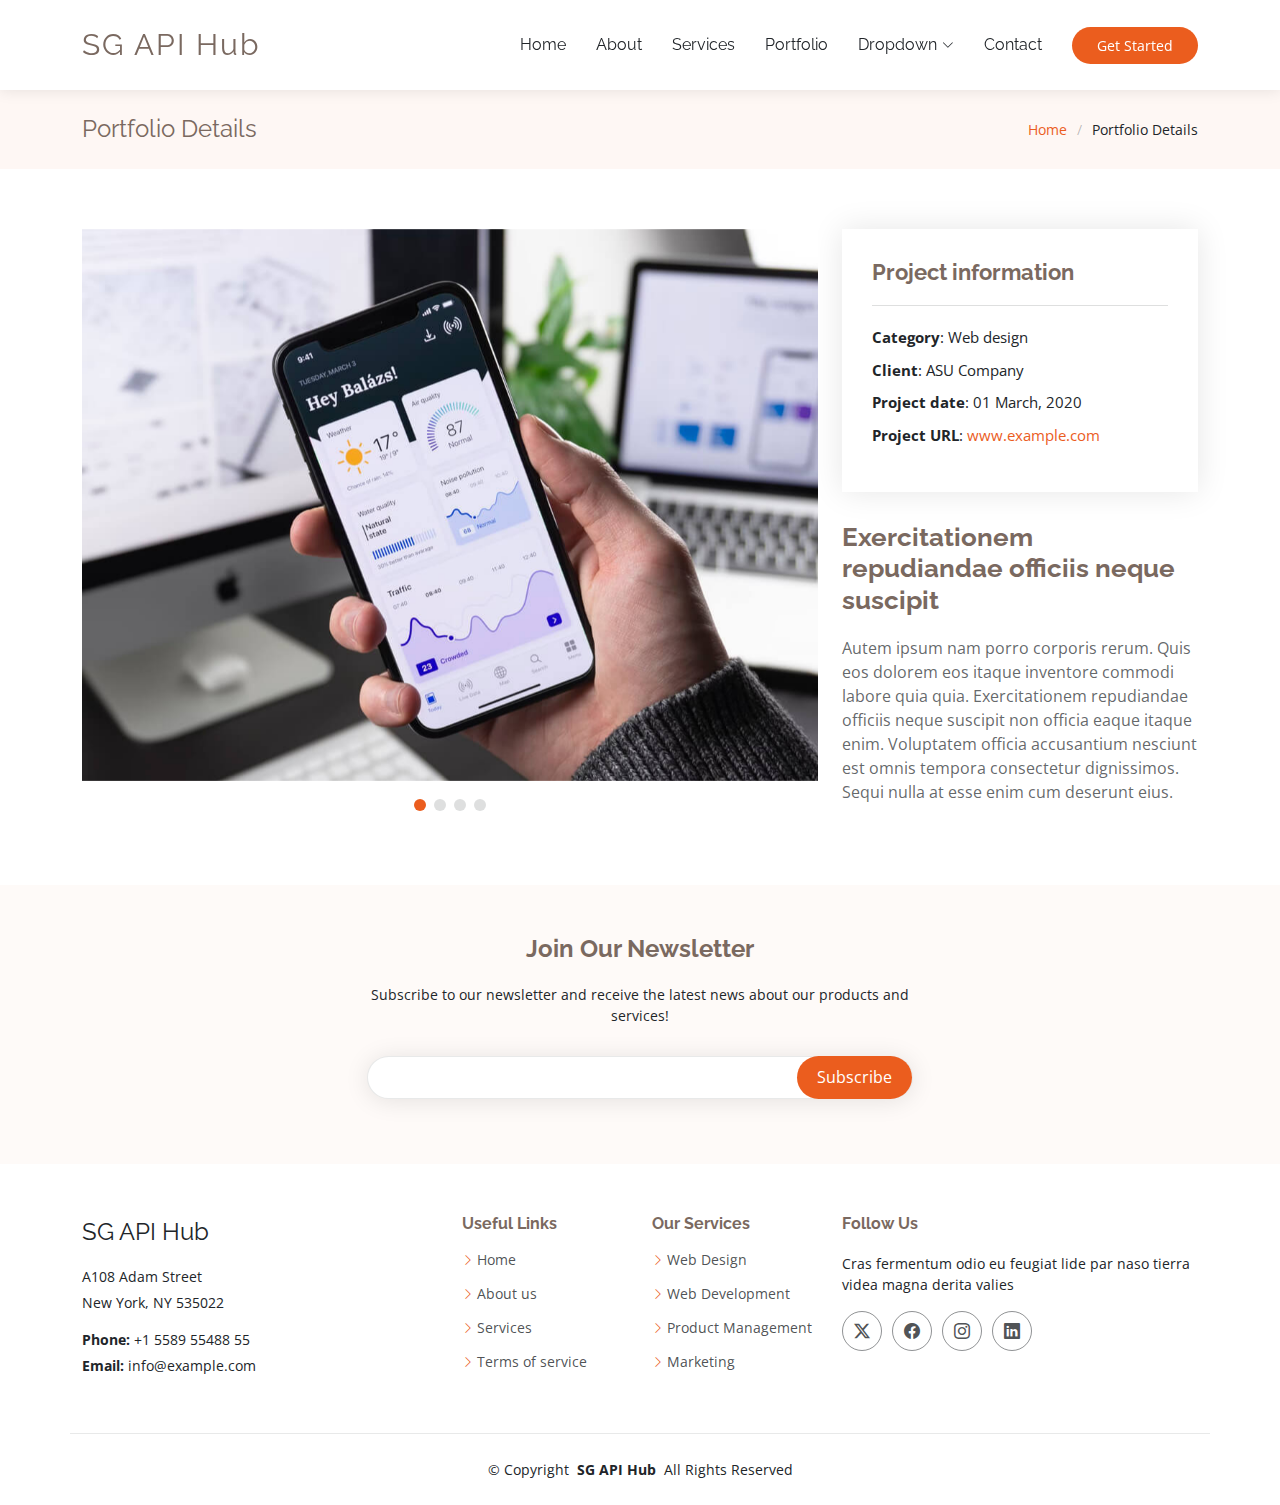
<file: portfolio.html>
<!DOCTYPE html>
<html lang="en">
  <head>
    <meta charset="utf-8" />
    <meta content="width=device-width, initial-scale=1.0" name="viewport" />
    <title>Portfolio Details - SG API Hub Bootstrap Template</title>
    <meta content="" name="description" />
    <meta content="" name="keywords" />

    <!-- Favicons -->
    <link href="./assets/img/favicon.png" rel="icon" />
    <link href="./assets/img/apple-touch-icon.png" rel="apple-touch-icon" />

    <!-- Fonts -->
    <link href="https://fonts.googleapis.com" rel="preconnect" />
    <link href="https://fonts.gstatic.com" rel="preconnect" crossorigin />
    <link
      href="https://fonts.googleapis.com/css2?family=Open+Sans:ital,wght@0,300;0,400;0,500;0,600;0,700;0,800;1,300;1,400;1,500;1,600;1,700;1,800&family=Raleway:ital,wght@0,100;0,200;0,300;0,400;0,500;0,600;0,700;0,800;0,900;1,100;1,200;1,300;1,400;1,500;1,600;1,700;1,800;1,900&display=swap"
      rel="stylesheet"
    />

    <!-- Vendor CSS Files -->
    <link
      href="./assets/vendor/bootstrap/css/bootstrap.min.css"
      rel="stylesheet"
    />
    <link
      href="./assets/vendor/bootstrap-icons/bootstrap-icons.css"
      rel="stylesheet"
    />
    <link href="./assets/vendor/aos/aos.css" rel="stylesheet" />
    <link
      href="./assets/vendor/glightbox/css/glightbox.min.css"
      rel="stylesheet"
    />
    <link
      href="./assets/vendor/swiper/swiper-bundle.min.css"
      rel="stylesheet"
    />

    <!-- Main CSS File -->
    <link href="./assets/css/main.css" rel="stylesheet" />
  </head>

  <body class="portfolio-details-page">
    <header id="header" class="header d-flex align-items-center sticky-top">
      <div
        class="container-fluid container-xl position-relative d-flex align-items-center"
      >
        <a href="index.html" class="logo d-flex align-items-center me-auto">
          <!-- Uncomment the line below if you also wish to use an image logo -->
          <!-- <img src="./assets/img/logo.png" alt=""> -->
          <h1 class="sitename">SG API Hub</h1>
        </a>

        <nav id="navmenu" class="navmenu">
          <ul>
            <li><a href="index.html">Home</a></li>
            <li><a href="index.html#about">About</a></li>
            <li><a href="service.html">Services</a></li>
            <li><a href="portfolio.html">Portfolio</a></li>
            <li class="dropdown">
              <a href="#"
                ><span>Dropdown</span>
                <i class="bi bi-chevron-down toggle-dropdown"></i
              ></a>
              <ul>
                <li><a href="#">Dropdown 1</a></li>
                <li class="dropdown">
                  <a href="#"
                    ><span>Deep Dropdown</span>
                    <i class="bi bi-chevron-down toggle-dropdown"></i
                  ></a>
                  <ul>
                    <li><a href="#">Deep Dropdown 1</a></li>
                    <li><a href="#">Deep Dropdown 2</a></li>
                    <li><a href="#">Deep Dropdown 3</a></li>
                    <li><a href="#">Deep Dropdown 4</a></li>
                    <li><a href="#">Deep Dropdown 5</a></li>
                  </ul>
                </li>
                <li><a href="#">Dropdown 2</a></li>
                <li><a href="#">Dropdown 3</a></li>
                <li><a href="#">Dropdown 4</a></li>
              </ul>
            </li>
            <li><a href="index.html#contact">Contact</a></li>
          </ul>
          <i class="mobile-nav-toggle d-xl-none bi bi-list"></i>
        </nav>

        <a class="btn-getstarted" href="index.html#about">Get Started</a>
      </div>
    </header>

    <main class="main">
      <!-- Page Title -->
      <div class="page-title" data-aos="fade">
        <div
          class="container d-lg-flex justify-content-between align-items-center"
        >
          <h1 class="mb-2 mb-lg-0">Portfolio Details</h1>
          <nav class="breadcrumbs">
            <ol>
              <li><a href="index.html">Home</a></li>
              <li class="current">Portfolio Details</li>
            </ol>
          </nav>
        </div>
      </div>
      <!-- End Page Title -->

      <!-- Portfolio Details Section -->
      <section id="portfolio-details" class="portfolio-details section">
        <div class="container" data-aos="fade-up" data-aos-delay="100">
          <div class="row gy-4">
            <div class="col-lg-8">
              <div class="portfolio-details-slider swiper init-swiper">
                <script type="application/json" class="swiper-config">
                  {
                    "loop": true,
                    "speed": 600,
                    "autoplay": {
                      "delay": 5000
                    },
                    "slidesPerView": "auto",
                    "pagination": {
                      "el": ".swiper-pagination",
                      "type": "bullets",
                      "clickable": true
                    }
                  }
                </script>

                <div class="swiper-wrapper align-items-center">
                  <div class="swiper-slide">
                    <img src="./assets/img/portfolio/app-1.jpg" alt="" />
                  </div>

                  <div class="swiper-slide">
                    <img src="./assets/img/portfolio/product-1.jpg" alt="" />
                  </div>

                  <div class="swiper-slide">
                    <img src="./assets/img/portfolio/branding-1.jpg" alt="" />
                  </div>

                  <div class="swiper-slide">
                    <img src="./assets/img/portfolio/books-1.jpg" alt="" />
                  </div>
                </div>
                <div class="swiper-pagination"></div>
              </div>
            </div>

            <div class="col-lg-4">
              <div
                class="portfolio-info"
                data-aos="fade-up"
                data-aos-delay="200"
              >
                <h3>Project information</h3>
                <ul>
                  <li><strong>Category</strong>: Web design</li>
                  <li><strong>Client</strong>: ASU Company</li>
                  <li><strong>Project date</strong>: 01 March, 2020</li>
                  <li>
                    <strong>Project URL</strong>:
                    <a href="#">www.example.com</a>
                  </li>
                </ul>
              </div>
              <div
                class="portfolio-description"
                data-aos="fade-up"
                data-aos-delay="300"
              >
                <h2>Exercitationem repudiandae officiis neque suscipit</h2>
                <p>
                  Autem ipsum nam porro corporis rerum. Quis eos dolorem eos
                  itaque inventore commodi labore quia quia. Exercitationem
                  repudiandae officiis neque suscipit non officia eaque itaque
                  enim. Voluptatem officia accusantium nesciunt est omnis
                  tempora consectetur dignissimos. Sequi nulla at esse enim cum
                  deserunt eius.
                </p>
              </div>
            </div>
          </div>
        </div>
      </section>
      <!-- /Portfolio Details Section -->
    </main>

    <footer id="footer" class="footer position-relative">
      <div class="footer-newsletter">
        <div class="container">
          <div class="row justify-content-center text-center">
            <div class="col-lg-6">
              <h4>Join Our Newsletter</h4>
              <p>
                Subscribe to our newsletter and receive the latest news about
                our products and services!
              </p>
              <form
                action="forms/newsletter.php"
                method="post"
                class="php-email-form"
              >
                <div class="newsletter-form">
                  <input type="email" name="email" /><input
                    type="submit"
                    value="Subscribe"
                  />
                </div>
                <div class="loading">Loading</div>
                <div class="error-message"></div>
                <div class="sent-message">
                  Your subscription request has been sent. Thank you!
                </div>
              </form>
            </div>
          </div>
        </div>
      </div>

      <div class="container footer-top">
        <div class="row gy-4">
          <div class="col-lg-4 col-md-6 footer-about">
            <a href="index.html" class="d-flex align-items-center">
              <span class="sitename">SG API Hub</span>
            </a>
            <div class="footer-contact pt-3">
              <p>A108 Adam Street</p>
              <p>New York, NY 535022</p>
              <p class="mt-3">
                <strong>Phone:</strong> <span>+1 5589 55488 55</span>
              </p>
              <p><strong>Email:</strong> <span>info@example.com</span></p>
            </div>
          </div>

          <div class="col-lg-2 col-md-3 footer-links">
            <h4>Useful Links</h4>
            <ul>
              <li><i class="bi bi-chevron-right"></i> <a href="#">Home</a></li>
              <li>
                <i class="bi bi-chevron-right"></i> <a href="#">About us</a>
              </li>
              <li>
                <i class="bi bi-chevron-right"></i> <a href="#">Services</a>
              </li>
              <li>
                <i class="bi bi-chevron-right"></i>
                <a href="#">Terms of service</a>
              </li>
            </ul>
          </div>

          <div class="col-lg-2 col-md-3 footer-links">
            <h4>Our Services</h4>
            <ul>
              <li>
                <i class="bi bi-chevron-right"></i> <a href="#">Web Design</a>
              </li>
              <li>
                <i class="bi bi-chevron-right"></i>
                <a href="#">Web Development</a>
              </li>
              <li>
                <i class="bi bi-chevron-right"></i>
                <a href="#">Product Management</a>
              </li>
              <li>
                <i class="bi bi-chevron-right"></i> <a href="#">Marketing</a>
              </li>
            </ul>
          </div>

          <div class="col-lg-4 col-md-12">
            <h4>Follow Us</h4>
            <p>
              Cras fermentum odio eu feugiat lide par naso tierra videa magna
              derita valies
            </p>
            <div class="social-links d-flex">
              <a href=""><i class="bi bi-twitter-x"></i></a>
              <a href=""><i class="bi bi-facebook"></i></a>
              <a href=""><i class="bi bi-instagram"></i></a>
              <a href=""><i class="bi bi-linkedin"></i></a>
            </div>
          </div>
        </div>
      </div>

      <div class="container copyright text-center mt-4">
        <p>
          © <span>Copyright</span>
          <strong class="px-1 sitename">SG API Hub</strong>
          <span>All Rights Reserved</span>
        </p>
      </div>
    </footer>

    <!-- Scroll Top -->
    <a
      href="#"
      id="scroll-top"
      class="scroll-top d-flex align-items-center justify-content-center"
      ><i class="bi bi-arrow-up-short"></i
    ></a>

    <!-- Preloader -->
    <div id="preloader"></div>

    <!-- Vendor JS Files -->
    <script src="./assets/vendor/bootstrap/js/bootstrap.bundle.min.js"></script>
    <script src="./assets/vendor/php-email-form/validate.js"></script>
    <script src="./assets/vendor/aos/aos.js"></script>
    <script src="./assets/vendor/glightbox/js/glightbox.min.js"></script>
    <script src="./assets/vendor/imagesloaded/imagesloaded.pkgd.min.js"></script>
    <script src="./assets/vendor/isotope-layout/isotope.pkgd.min.js"></script>
    <script src="./assets/vendor/swiper/swiper-bundle.min.js"></script>

    <!-- Main JS File -->
    <script src="./assets/js/main.js"></script>
  </body>
</html>
</file>
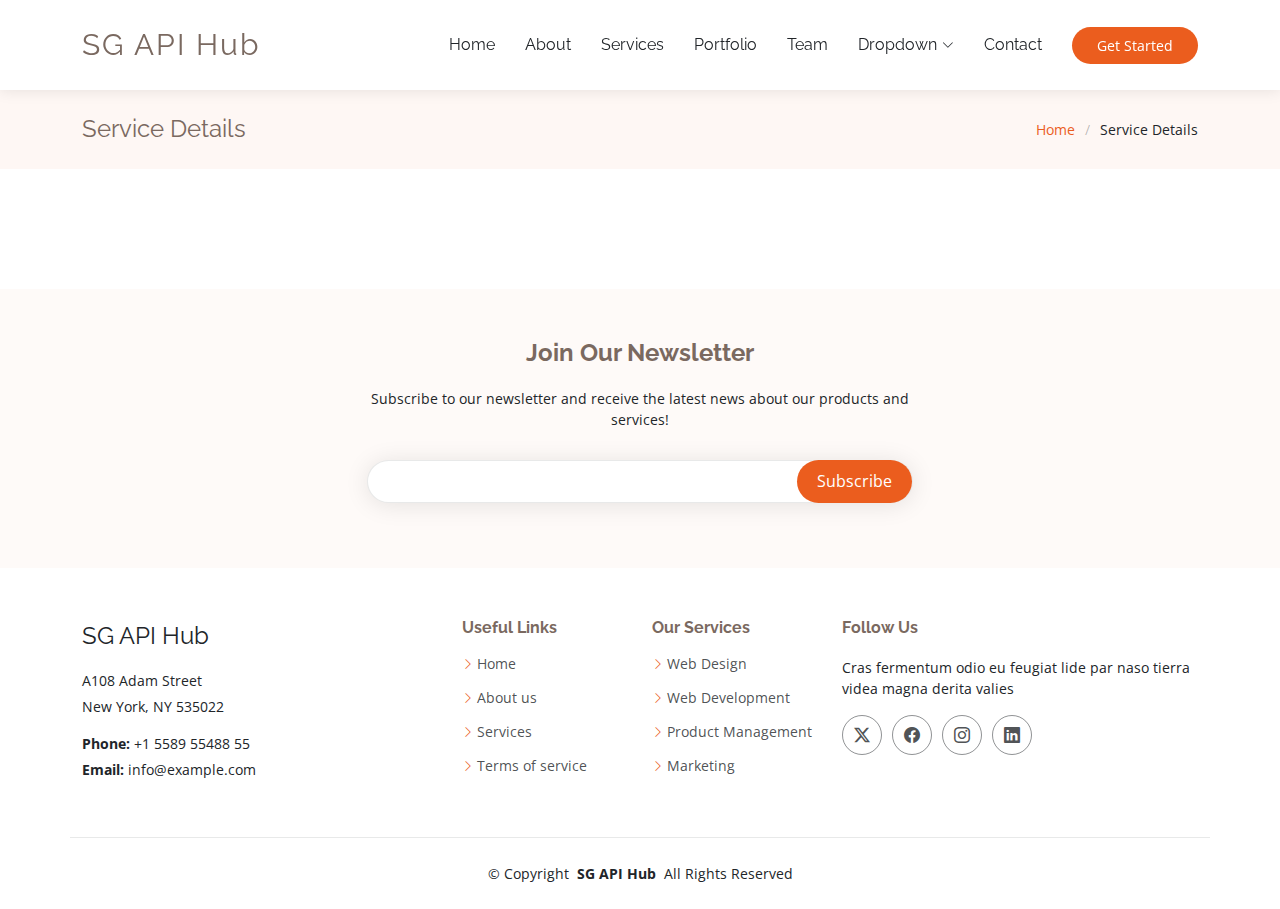
<file: privacy-policy.html>
<!DOCTYPE html>
<html lang="en">
  <head>
    <meta charset="utf-8" />
    <meta content="width=device-width, initial-scale=1.0" name="viewport" />
    <title>Service Details - SG API Hub Bootstrap Template</title>
    <meta content="" name="description" />
    <meta content="" name="keywords" />

    <!-- Favicons -->
    <link href="./assets/img/favicon.png" rel="icon" />
    <link href="./assets/img/apple-touch-icon.png" rel="apple-touch-icon" />

    <!-- Fonts -->
    <link href="https://fonts.googleapis.com" rel="preconnect" />
    <link href="https://fonts.gstatic.com" rel="preconnect" crossorigin />
    <link
      href="https://fonts.googleapis.com/css2?family=Open+Sans:ital,wght@0,300;0,400;0,500;0,600;0,700;0,800;1,300;1,400;1,500;1,600;1,700;1,800&family=Raleway:ital,wght@0,100;0,200;0,300;0,400;0,500;0,600;0,700;0,800;0,900;1,100;1,200;1,300;1,400;1,500;1,600;1,700;1,800;1,900&display=swap"
      rel="stylesheet"
    />

    <!-- Vendor CSS Files -->
    <link
      href="./assets/vendor/bootstrap/css/bootstrap.min.css"
      rel="stylesheet"
    />
    <link
      href="./assets/vendor/bootstrap-icons/bootstrap-icons.css"
      rel="stylesheet"
    />
    <link href="./assets/vendor/aos/aos.css" rel="stylesheet" />
    <link
      href="./assets/vendor/glightbox/css/glightbox.min.css"
      rel="stylesheet"
    />
    <link
      href="./assets/vendor/swiper/swiper-bundle.min.css"
      rel="stylesheet"
    />

    <!-- Main CSS File -->
    <link href="assets/css/main.css" rel="stylesheet" />
  </head>

  <body class="service-details-page">
    <header id="header" class="header d-flex align-items-center sticky-top">
      <div
        class="container-fluid container-xl position-relative d-flex align-items-center"
      >
        <a href="index.html" class="logo d-flex align-items-center me-auto">
          <!-- Uncomment the line below if you also wish to use an image logo -->
          <!-- <img src="./assets/img/logo.png" alt=""> -->
          <h1 class="sitename">SG API Hub</h1>
        </a>

        <nav id="navmenu" class="navmenu">
          <ul>
            <li><a href="index.html">Home</a></li>
            <li><a href="index.html#about">About</a></li>
            <li><a href="services.html">Services</a></li>
            <li><a href="portfolio.html">Portfolio</a></li>
            <li><a href="team.html">Team</a></li>
            <li class="dropdown">
              <a href="#"
                ><span>Dropdown</span>
                <i class="bi bi-chevron-down toggle-dropdown"></i
              ></a>
              <ul>
                <li><a href="#">Dropdown 1</a></li>
                <li class="dropdown">
                  <a href="#"
                    ><span>Deep Dropdown</span>
                    <i class="bi bi-chevron-down toggle-dropdown"></i
                  ></a>
                  <ul>
                    <li><a href="#">Deep Dropdown 1</a></li>
                    <li><a href="#">Deep Dropdown 2</a></li>
                    <li><a href="#">Deep Dropdown 3</a></li>
                    <li><a href="#">Deep Dropdown 4</a></li>
                    <li><a href="#">Deep Dropdown 5</a></li>
                  </ul>
                </li>
                <li><a href="#">Dropdown 2</a></li>
                <li><a href="#">Dropdown 3</a></li>
                <li><a href="#">Dropdown 4</a></li>
              </ul>
            </li>
            <li><a href="index.html#contact">Contact</a></li>
          </ul>
          <i class="mobile-nav-toggle d-xl-none bi bi-list"></i>
        </nav>

        <a class="btn-getstarted" href="index.html#about">Get Started</a>
      </div>
    </header>

    <main class="main">
      <!-- Page Title -->
      <div class="page-title" data-aos="fade">
        <div
          class="container d-lg-flex justify-content-between align-items-center"
        >
          <h1 class="mb-2 mb-lg-0">Service Details</h1>
          <nav class="breadcrumbs">
            <ol>
              <li><a href="index.html">Home</a></li>
              <li class="current">Service Details</li>
            </ol>
          </nav>
        </div>
      </div>
      <!-- End Page Title -->

      <!-- Service Details Section -->
      <section id="service-details" class="service-details section">
        <div class="container"></div>
      </section>
      <!-- /Service Details Section -->
    </main>

    <footer id="footer" class="footer position-relative">
      <div class="footer-newsletter">
        <div class="container">
          <div class="row justify-content-center text-center">
            <div class="col-lg-6">
              <h4>Join Our Newsletter</h4>
              <p>
                Subscribe to our newsletter and receive the latest news about
                our products and services!
              </p>
              <form
                action="forms/newsletter.php"
                method="post"
                class="php-email-form"
              >
                <div class="newsletter-form">
                  <input type="email" name="email" /><input
                    type="submit"
                    value="Subscribe"
                  />
                </div>
                <div class="loading">Loading</div>
                <div class="error-message"></div>
                <div class="sent-message">
                  Your subscription request has been sent. Thank you!
                </div>
              </form>
            </div>
          </div>
        </div>
      </div>

      <div class="container footer-top">
        <div class="row gy-4">
          <div class="col-lg-4 col-md-6 footer-about">
            <a href="index.html" class="d-flex align-items-center">
              <span class="sitename">SG API Hub</span>
            </a>
            <div class="footer-contact pt-3">
              <p>A108 Adam Street</p>
              <p>New York, NY 535022</p>
              <p class="mt-3">
                <strong>Phone:</strong> <span>+1 5589 55488 55</span>
              </p>
              <p><strong>Email:</strong> <span>info@example.com</span></p>
            </div>
          </div>

          <div class="col-lg-2 col-md-3 footer-links">
            <h4>Useful Links</h4>
            <ul>
              <li><i class="bi bi-chevron-right"></i> <a href="#">Home</a></li>
              <li>
                <i class="bi bi-chevron-right"></i> <a href="#">About us</a>
              </li>
              <li>
                <i class="bi bi-chevron-right"></i> <a href="#">Services</a>
              </li>
              <li>
                <i class="bi bi-chevron-right"></i>
                <a href="#">Terms of service</a>
              </li>
            </ul>
          </div>

          <div class="col-lg-2 col-md-3 footer-links">
            <h4>Our Services</h4>
            <ul>
              <li>
                <i class="bi bi-chevron-right"></i> <a href="#">Web Design</a>
              </li>
              <li>
                <i class="bi bi-chevron-right"></i>
                <a href="#">Web Development</a>
              </li>
              <li>
                <i class="bi bi-chevron-right"></i>
                <a href="#">Product Management</a>
              </li>
              <li>
                <i class="bi bi-chevron-right"></i> <a href="#">Marketing</a>
              </li>
            </ul>
          </div>

          <div class="col-lg-4 col-md-12">
            <h4>Follow Us</h4>
            <p>
              Cras fermentum odio eu feugiat lide par naso tierra videa magna
              derita valies
            </p>
            <div class="social-links d-flex">
              <a href=""><i class="bi bi-twitter-x"></i></a>
              <a href=""><i class="bi bi-facebook"></i></a>
              <a href=""><i class="bi bi-instagram"></i></a>
              <a href=""><i class="bi bi-linkedin"></i></a>
            </div>
          </div>
        </div>
      </div>

      <div class="container copyright text-center mt-4">
        <p>
          © <span>Copyright</span>
          <strong class="px-1 sitename">SG API Hub</strong>
          <span>All Rights Reserved</span>
        </p>
      </div>
    </footer>

    <!-- Scroll Top -->
    <a
      href="#"
      id="scroll-top"
      class="scroll-top d-flex align-items-center justify-content-center"
      ><i class="bi bi-arrow-up-short"></i
    ></a>

    <!-- Preloader -->
    <div id="preloader"></div>

    <!-- Vendor JS Files -->
    <script src="./assets/vendor/bootstrap/js/bootstrap.bundle.min.js"></script>
    <script src="./assets/vendor/php-email-form/validate.js"></script>
    <script src="./assets/vendor/aos/aos.js"></script>
    <script src="./assets/vendor/glightbox/js/glightbox.min.js"></script>
    <script src="./assets/vendor/imagesloaded/imagesloaded.pkgd.min.js"></script>
    <script src="./assets/vendor/isotope-layout/isotope.pkgd.min.js"></script>
    <script src="./assets/vendor/swiper/swiper-bundle.min.js"></script>

    <!-- Main JS File -->
    <script src="assets/js/main.js"></script>
  </body>
</html>
</file>
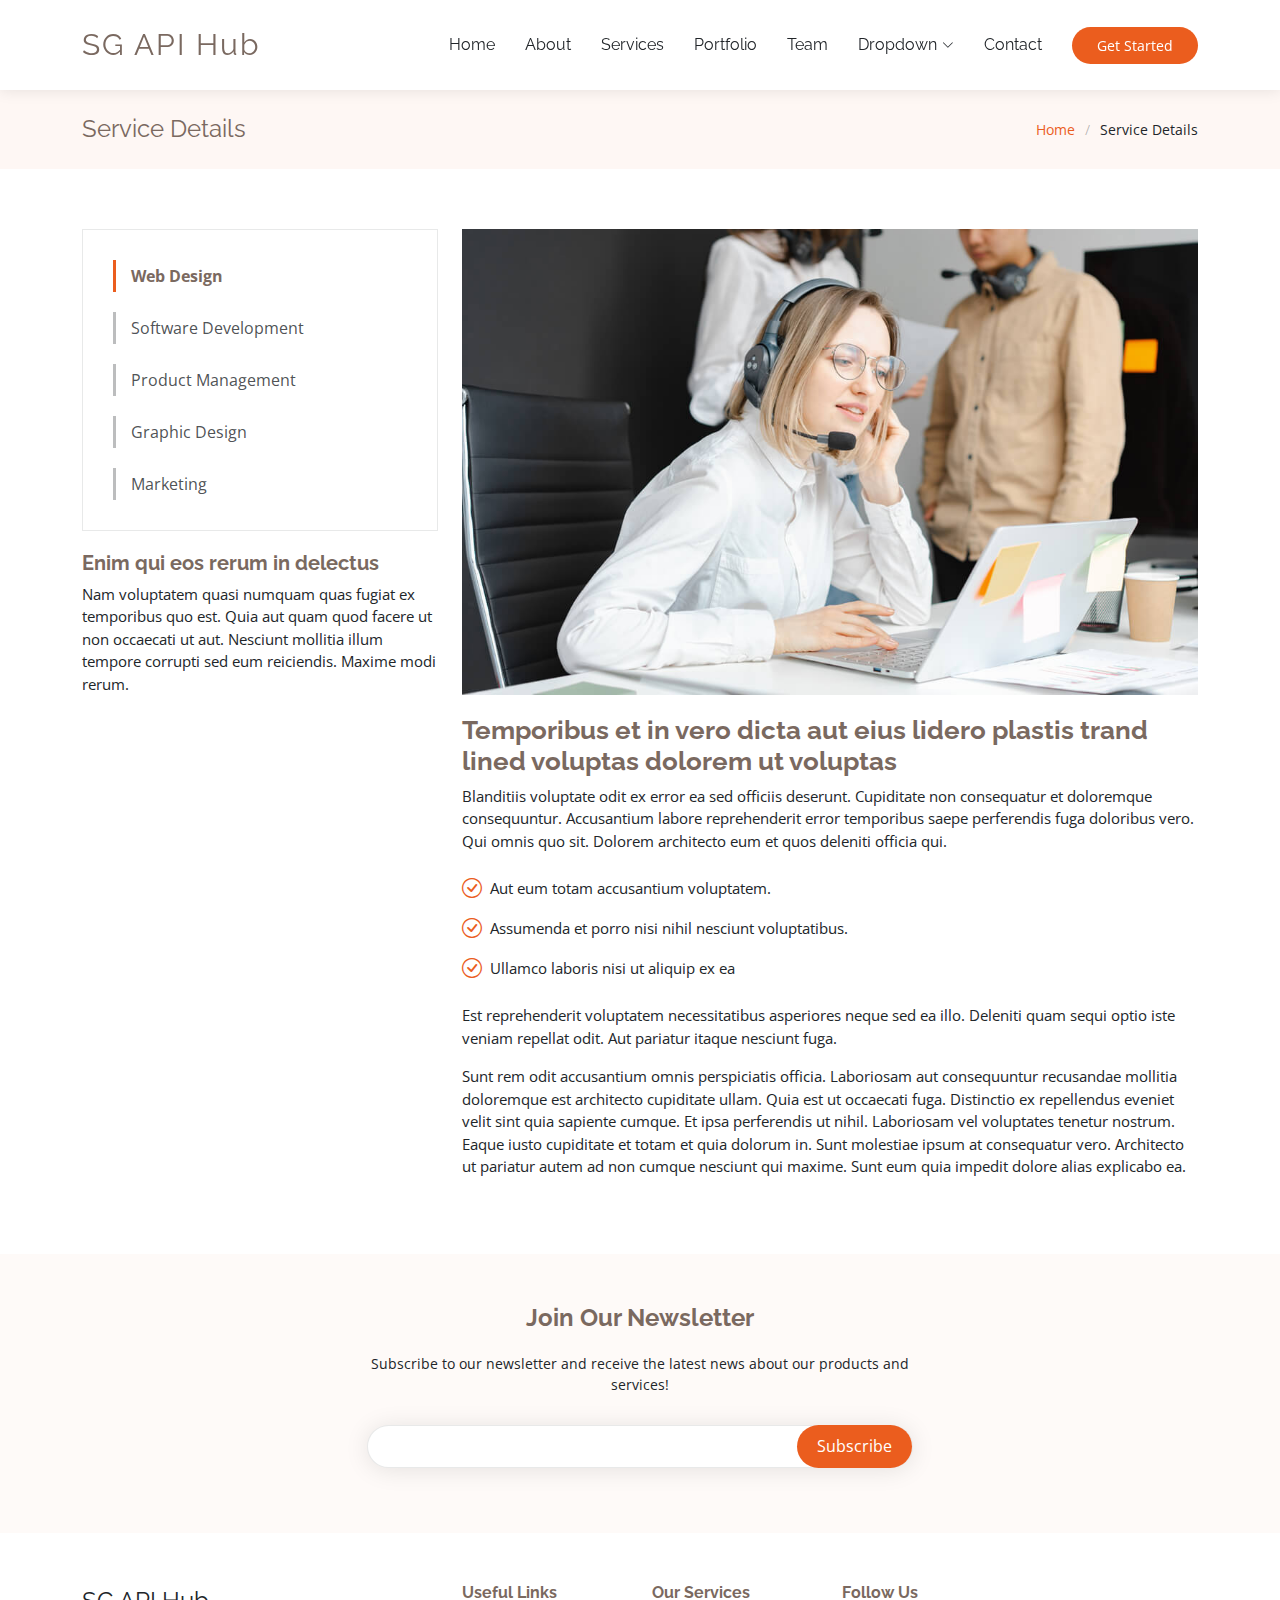
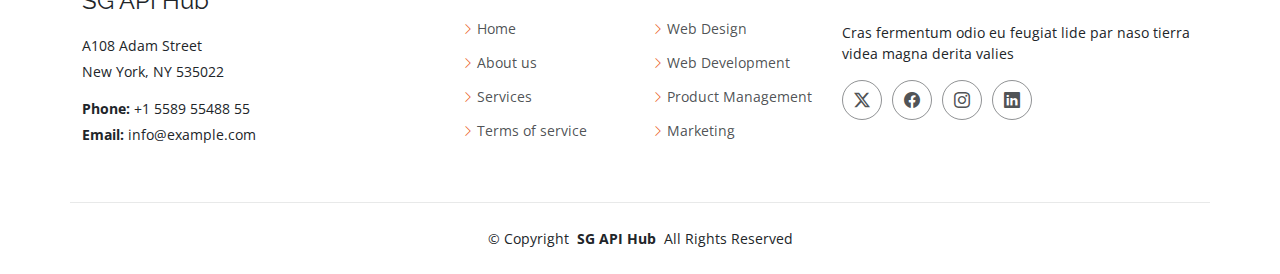
<file: service.html>
<!DOCTYPE html>
<html lang="en">
  <head>
    <meta charset="utf-8" />
    <meta content="width=device-width, initial-scale=1.0" name="viewport" />
    <title>Service Details - SG API Hub Bootstrap Template</title>
    <meta content="" name="description" />
    <meta content="" name="keywords" />

    <!-- Favicons -->
    <link href="./assets/img/favicon.png" rel="icon" />
    <link href="./assets/img/apple-touch-icon.png" rel="apple-touch-icon" />

    <!-- Fonts -->
    <link href="https://fonts.googleapis.com" rel="preconnect" />
    <link href="https://fonts.gstatic.com" rel="preconnect" crossorigin />
    <link
      href="https://fonts.googleapis.com/css2?family=Open+Sans:ital,wght@0,300;0,400;0,500;0,600;0,700;0,800;1,300;1,400;1,500;1,600;1,700;1,800&family=Raleway:ital,wght@0,100;0,200;0,300;0,400;0,500;0,600;0,700;0,800;0,900;1,100;1,200;1,300;1,400;1,500;1,600;1,700;1,800;1,900&display=swap"
      rel="stylesheet"
    />

    <!-- Vendor CSS Files -->
    <link
      href="./assets/vendor/bootstrap/css/bootstrap.min.css"
      rel="stylesheet"
    />
    <link
      href="./assets/vendor/bootstrap-icons/bootstrap-icons.css"
      rel="stylesheet"
    />
    <link href="./assets/vendor/aos/aos.css" rel="stylesheet" />
    <link
      href="./assets/vendor/glightbox/css/glightbox.min.css"
      rel="stylesheet"
    />
    <link
      href="./assets/vendor/swiper/swiper-bundle.min.css"
      rel="stylesheet"
    />

    <!-- Main CSS File -->
    <link href="assets/css/main.css" rel="stylesheet" />
  </head>

  <body class="service-details-page">
    <header id="header" class="header d-flex align-items-center sticky-top">
      <div
        class="container-fluid container-xl position-relative d-flex align-items-center"
      >
        <a href="index.html" class="logo d-flex align-items-center me-auto">
          <!-- Uncomment the line below if you also wish to use an image logo -->
          <!-- <img src="./assets/img/logo.png" alt=""> -->
          <h1 class="sitename">SG API Hub</h1>
        </a>

        <nav id="navmenu" class="navmenu">
          <ul>
            <li><a href="index.html">Home</a></li>
            <li><a href="index.html#about">About</a></li>
            <li><a href="service.html">Services</a></li>
            <li><a href="portfolio.html">Portfolio</a></li>
            <li><a href="team.html">Team</a></li>
            <li class="dropdown">
              <a href="#"
                ><span>Dropdown</span>
                <i class="bi bi-chevron-down toggle-dropdown"></i
              ></a>
              <ul>
                <li><a href="#">Dropdown 1</a></li>
                <li class="dropdown">
                  <a href="#"
                    ><span>Deep Dropdown</span>
                    <i class="bi bi-chevron-down toggle-dropdown"></i
                  ></a>
                  <ul>
                    <li><a href="#">Deep Dropdown 1</a></li>
                    <li><a href="#">Deep Dropdown 2</a></li>
                    <li><a href="#">Deep Dropdown 3</a></li>
                    <li><a href="#">Deep Dropdown 4</a></li>
                    <li><a href="#">Deep Dropdown 5</a></li>
                  </ul>
                </li>
                <li><a href="#">Dropdown 2</a></li>
                <li><a href="#">Dropdown 3</a></li>
                <li><a href="#">Dropdown 4</a></li>
              </ul>
            </li>
            <li><a href="index.html#contact">Contact</a></li>
          </ul>
          <i class="mobile-nav-toggle d-xl-none bi bi-list"></i>
        </nav>

        <a class="btn-getstarted" href="index.html#about">Get Started</a>
      </div>
    </header>

    <main class="main">
      <!-- Page Title -->
      <div class="page-title" data-aos="fade">
        <div
          class="container d-lg-flex justify-content-between align-items-center"
        >
          <h1 class="mb-2 mb-lg-0">Service Details</h1>
          <nav class="breadcrumbs">
            <ol>
              <li><a href="index.html">Home</a></li>
              <li class="current">Service Details</li>
            </ol>
          </nav>
        </div>
      </div>
      <!-- End Page Title -->

      <!-- Service Details Section -->
      <section id="service-details" class="service-details section">
        <div class="container">
          <div class="row gy-4">
            <div class="col-lg-4" data-aos="fade-up" data-aos-delay="100">
              <div class="services-list">
                <a href="#" class="active">Web Design</a>
                <a href="#">Software Development</a>
                <a href="#">Product Management</a>
                <a href="#">Graphic Design</a>
                <a href="#">Marketing</a>
              </div>

              <h4>Enim qui eos rerum in delectus</h4>
              <p>
                Nam voluptatem quasi numquam quas fugiat ex temporibus quo est.
                Quia aut quam quod facere ut non occaecati ut aut. Nesciunt
                mollitia illum tempore corrupti sed eum reiciendis. Maxime modi
                rerum.
              </p>
            </div>

            <div class="col-lg-8" data-aos="fade-up" data-aos-delay="200">
              <img
                src="./assets/img/services.jpg"
                alt=""
                class="img-fluid services-img"
              />
              <h3>
                Temporibus et in vero dicta aut eius lidero plastis trand lined
                voluptas dolorem ut voluptas
              </h3>
              <p>
                Blanditiis voluptate odit ex error ea sed officiis deserunt.
                Cupiditate non consequatur et doloremque consequuntur.
                Accusantium labore reprehenderit error temporibus saepe
                perferendis fuga doloribus vero. Qui omnis quo sit. Dolorem
                architecto eum et quos deleniti officia qui.
              </p>
              <ul>
                <li>
                  <i class="bi bi-check-circle"></i>
                  <span>Aut eum totam accusantium voluptatem.</span>
                </li>
                <li>
                  <i class="bi bi-check-circle"></i>
                  <span
                    >Assumenda et porro nisi nihil nesciunt voluptatibus.</span
                  >
                </li>
                <li>
                  <i class="bi bi-check-circle"></i>
                  <span>Ullamco laboris nisi ut aliquip ex ea</span>
                </li>
              </ul>
              <p>
                Est reprehenderit voluptatem necessitatibus asperiores neque sed
                ea illo. Deleniti quam sequi optio iste veniam repellat odit.
                Aut pariatur itaque nesciunt fuga.
              </p>
              <p>
                Sunt rem odit accusantium omnis perspiciatis officia. Laboriosam
                aut consequuntur recusandae mollitia doloremque est architecto
                cupiditate ullam. Quia est ut occaecati fuga. Distinctio ex
                repellendus eveniet velit sint quia sapiente cumque. Et ipsa
                perferendis ut nihil. Laboriosam vel voluptates tenetur nostrum.
                Eaque iusto cupiditate et totam et quia dolorum in. Sunt
                molestiae ipsum at consequatur vero. Architecto ut pariatur
                autem ad non cumque nesciunt qui maxime. Sunt eum quia impedit
                dolore alias explicabo ea.
              </p>
            </div>
          </div>
        </div>
      </section>
      <!-- /Service Details Section -->
    </main>

    <footer id="footer" class="footer position-relative">
      <div class="footer-newsletter">
        <div class="container">
          <div class="row justify-content-center text-center">
            <div class="col-lg-6">
              <h4>Join Our Newsletter</h4>
              <p>
                Subscribe to our newsletter and receive the latest news about
                our products and services!
              </p>
              <form
                action="forms/newsletter.php"
                method="post"
                class="php-email-form"
              >
                <div class="newsletter-form">
                  <input type="email" name="email" /><input
                    type="submit"
                    value="Subscribe"
                  />
                </div>
                <div class="loading">Loading</div>
                <div class="error-message"></div>
                <div class="sent-message">
                  Your subscription request has been sent. Thank you!
                </div>
              </form>
            </div>
          </div>
        </div>
      </div>

      <div class="container footer-top">
        <div class="row gy-4">
          <div class="col-lg-4 col-md-6 footer-about">
            <a href="index.html" class="d-flex align-items-center">
              <span class="sitename">SG API Hub</span>
            </a>
            <div class="footer-contact pt-3">
              <p>A108 Adam Street</p>
              <p>New York, NY 535022</p>
              <p class="mt-3">
                <strong>Phone:</strong> <span>+1 5589 55488 55</span>
              </p>
              <p><strong>Email:</strong> <span>info@example.com</span></p>
            </div>
          </div>

          <div class="col-lg-2 col-md-3 footer-links">
            <h4>Useful Links</h4>
            <ul>
              <li><i class="bi bi-chevron-right"></i> <a href="#">Home</a></li>
              <li>
                <i class="bi bi-chevron-right"></i> <a href="#">About us</a>
              </li>
              <li>
                <i class="bi bi-chevron-right"></i> <a href="#">Services</a>
              </li>
              <li>
                <i class="bi bi-chevron-right"></i>
                <a href="#">Terms of service</a>
              </li>
            </ul>
          </div>

          <div class="col-lg-2 col-md-3 footer-links">
            <h4>Our Services</h4>
            <ul>
              <li>
                <i class="bi bi-chevron-right"></i> <a href="#">Web Design</a>
              </li>
              <li>
                <i class="bi bi-chevron-right"></i>
                <a href="#">Web Development</a>
              </li>
              <li>
                <i class="bi bi-chevron-right"></i>
                <a href="#">Product Management</a>
              </li>
              <li>
                <i class="bi bi-chevron-right"></i> <a href="#">Marketing</a>
              </li>
            </ul>
          </div>

          <div class="col-lg-4 col-md-12">
            <h4>Follow Us</h4>
            <p>
              Cras fermentum odio eu feugiat lide par naso tierra videa magna
              derita valies
            </p>
            <div class="social-links d-flex">
              <a href=""><i class="bi bi-twitter-x"></i></a>
              <a href=""><i class="bi bi-facebook"></i></a>
              <a href=""><i class="bi bi-instagram"></i></a>
              <a href=""><i class="bi bi-linkedin"></i></a>
            </div>
          </div>
        </div>
      </div>

      <div class="container copyright text-center mt-4">
        <p>
          © <span>Copyright</span>
          <strong class="px-1 sitename">SG API Hub</strong>
          <span>All Rights Reserved</span>
        </p>
      </div>
    </footer>

    <!-- Scroll Top -->
    <a
      href="#"
      id="scroll-top"
      class="scroll-top d-flex align-items-center justify-content-center"
      ><i class="bi bi-arrow-up-short"></i
    ></a>

    <!-- Preloader -->
    <div id="preloader"></div>

    <!-- Vendor JS Files -->
    <script src="./assets/vendor/bootstrap/js/bootstrap.bundle.min.js"></script>
    <script src="./assets/vendor/php-email-form/validate.js"></script>
    <script src="./assets/vendor/aos/aos.js"></script>
    <script src="./assets/vendor/glightbox/js/glightbox.min.js"></script>
    <script src="./assets/vendor/imagesloaded/imagesloaded.pkgd.min.js"></script>
    <script src="./assets/vendor/isotope-layout/isotope.pkgd.min.js"></script>
    <script src="./assets/vendor/swiper/swiper-bundle.min.js"></script>

    <!-- Main JS File -->
    <script src="assets/js/main.js"></script>
  </body>
</html>
</file>
<file: assets/css/main.css>
/* Fonts */
:root {
  --default-font: "Open Sans",  system-ui, -apple-system, "Segoe UI", Roboto, "Helvetica Neue", Arial, "Noto Sans", "Liberation Sans", sans-serif, "Apple Color Emoji", "Segoe UI Emoji", "Segoe UI Symbol", "Noto Color Emoji";
  --heading-font: "Raleway",  sans-serif;
  --nav-font: "Raleway",  sans-serif;
}

/* Global Colors - The following color variables are used throughout the website. Updating them here will change the color scheme of the entire website */
:root { 
  --background-color: #ffffff; /* Background color for the entire website, including individual sections */
  --default-color: #212529; /* Default color used for the majority of the text content across the entire website */
  --heading-color: #7a6960; /* Color for headings, subheadings and title throughout the website */
  --accent-color: #eb5d1e; /* Accent color that represents your brand on the website. It's used for buttons, links, and other elements that need to stand out */
  --surface-color: #ffffff; /* The surface color is used as a background of boxed elements within sections, such as cards, icon boxes, or other elements that require a visual separation from the global background. */
  --contrast-color: #ffffff; /* Contrast color for text, ensuring readability against backgrounds of accent, heading, or default colors. */
}

/* Nav Menu Colors - The following color variables are used specifically for the navigation menu. They are separate from the global colors to allow for more customization options */
:root {
  --nav-color: #212529;  /* The default color of the main navmenu links */
  --nav-hover-color: #eb5d1e; /* Applied to main navmenu links when they are hovered over or active */
  --nav-mobile-background-color: #ffffff; /* Used as the background color for mobile navigation menu */
  --nav-dropdown-background-color: #ffffff; /* Used as the background color for dropdown items that appear when hovering over primary navigation items */
  --nav-dropdown-color: #212529; /* Used for navigation links of the dropdown items in the navigation menu. */
  --nav-dropdown-hover-color: #eb5d1e; /* Similar to --nav-hover-color, this color is applied to dropdown navigation links when they are hovered over. */
}

/* Color Presets - These classes override global colors when applied to any section or element, providing reuse of the sam color scheme. */

.light-background {
  --background-color: #fffaf8;
  --surface-color: #ffffff;
}

.dark-background {
  --background-color: #060606;
  --default-color: #ffffff;
  --heading-color: #ffffff;
  --surface-color: #252525;
  --contrast-color: #ffffff;
}

/* Smooth scroll */
:root {
  scroll-behavior: smooth;
}

/*--------------------------------------------------------------
# General Styling & Shared Classes
--------------------------------------------------------------*/
body {
  color: var(--default-color);
  background-color: var(--background-color);
  font-family: var(--default-font);
}

a {
  color: var(--accent-color);
  text-decoration: none;
  transition: 0.3s;
}

a:hover {
  color: color-mix(in srgb, var(--accent-color), transparent 25%);
  text-decoration: none;
}

h1,
h2,
h3,
h4,
h5,
h6 {
  color: var(--heading-color);
  font-family: var(--heading-font);
}

/* PHP Email Form Messages
------------------------------*/
.php-email-form .error-message {
  display: none;
  background: #df1529;
  color: #ffffff;
  text-align: left;
  padding: 15px;
  margin-bottom: 24px;
  font-weight: 600;
}

.php-email-form .sent-message {
  display: none;
  color: #ffffff;
  background: #059652;
  text-align: center;
  padding: 15px;
  margin-bottom: 24px;
  font-weight: 600;
}

.php-email-form .loading {
  display: none;
  background: var(--surface-color);
  text-align: center;
  padding: 15px;
  margin-bottom: 24px;
}

.php-email-form .loading:before {
  content: "";
  display: inline-block;
  border-radius: 50%;
  width: 24px;
  height: 24px;
  margin: 0 10px -6px 0;
  border: 3px solid var(--accent-color);
  border-top-color: var(--surface-color);
  animation: php-email-form-loading 1s linear infinite;
}

@keyframes php-email-form-loading {
  0% {
    transform: rotate(0deg);
  }

  100% {
    transform: rotate(360deg);
  }
}

/*--------------------------------------------------------------
# Global Header
--------------------------------------------------------------*/
.header {
  color: var(--default-color);
  background-color: var(--background-color);
  padding: 15px 0;
  transition: all 0.5s;
  z-index: 997;
  box-shadow: 0px 0 15px rgba(0, 0, 0, 0.1);
}

.header .logo {
  line-height: 1;
}

.header .logo img {
  max-height: 36px;
  margin-right: 8px;
}

.header .logo h1 {
  font-size: 30px;
  margin: 0;
  font-weight: 400;
  letter-spacing: 2px;
  color: var(--heading-color);
}

.header .btn-getstarted,
.header .btn-getstarted:focus {
  color: var(--contrast-color);
  background: var(--accent-color);
  font-size: 14px;
  padding: 8px 25px;
  margin: 0 0 0 30px;
  border-radius: 50px;
  transition: 0.3s;
}

.header .btn-getstarted:hover,
.header .btn-getstarted:focus:hover {
  color: var(--contrast-color);
  background: color-mix(in srgb, var(--accent-color), transparent 15%);
}

@media (max-width: 1200px) {
  .header .logo {
    order: 1;
  }

  .header .btn-getstarted {
    order: 2;
    margin: 0 15px 0 0;
    padding: 6px 15px;
  }

  .header .navmenu {
    order: 3;
  }
}

/*--------------------------------------------------------------
# Navigation Menu
--------------------------------------------------------------*/
/* Navmenu - Desktop */
@media (min-width: 1200px) {
  .navmenu {
    padding: 0;
  }

  .navmenu ul {
    margin: 0;
    padding: 0;
    display: flex;
    list-style: none;
    align-items: center;
  }

  .navmenu li {
    position: relative;
  }

  .navmenu a,
  .navmenu a:focus {
    color: var(--nav-color);
    padding: 18px 15px;
    font-size: 16px;
    font-family: var(--nav-font);
    font-weight: 400;
    display: flex;
    align-items: center;
    justify-content: space-between;
    white-space: nowrap;
    transition: 0.3s;
  }

  .navmenu a i,
  .navmenu a:focus i {
    font-size: 12px;
    line-height: 0;
    margin-left: 5px;
    transition: 0.3s;
  }

  .navmenu li:last-child a {
    padding-right: 0;
  }

  .navmenu li:hover>a,
  .navmenu .active,
  .navmenu .active:focus {
    color: var(--nav-hover-color);
  }

  .navmenu .dropdown ul {
    margin: 0;
    padding: 10px 0;
    background: var(--nav-dropdown-background-color);
    display: block;
    position: absolute;
    visibility: hidden;
    left: 14px;
    top: 130%;
    opacity: 0;
    transition: 0.3s;
    border-radius: 4px;
    z-index: 99;
    box-shadow: 0px 0px 30px rgba(0, 0, 0, 0.1);
  }

  .navmenu .dropdown ul li {
    min-width: 200px;
  }

  .navmenu .dropdown ul a {
    padding: 10px 20px;
    font-size: 15px;
    text-transform: none;
    color: var(--nav-dropdown-color);
  }

  .navmenu .dropdown ul a i {
    font-size: 12px;
  }

  .navmenu .dropdown ul a:hover,
  .navmenu .dropdown ul .active:hover,
  .navmenu .dropdown ul li:hover>a {
    color: var(--nav-dropdown-hover-color);
  }

  .navmenu .dropdown:hover>ul {
    opacity: 1;
    top: 100%;
    visibility: visible;
  }

  .navmenu .dropdown .dropdown ul {
    top: 0;
    left: -90%;
    visibility: hidden;
  }

  .navmenu .dropdown .dropdown:hover>ul {
    opacity: 1;
    top: 0;
    left: -100%;
    visibility: visible;
  }
}

/* Navmenu - Mobile */
@media (max-width: 1199px) {
  .mobile-nav-toggle {
    color: var(--nav-color);
    font-size: 28px;
    line-height: 0;
    margin-right: 10px;
    cursor: pointer;
    transition: color 0.3s;
  }

  .navmenu {
    padding: 0;
    z-index: 9997;
  }

  .navmenu ul {
    display: none;
    position: absolute;
    inset: 60px 20px 20px 20px;
    padding: 10px 0;
    margin: 0;
    border-radius: 6px;
    background-color: var(--nav-mobile-background-color);
    border: 1px solid color-mix(in srgb, var(--default-color), transparent 90%);
    box-shadow: 0px 0px 30px rgba(0, 0, 0, 0.1);
    overflow-y: auto;
    transition: 0.3s;
    z-index: 9998;
  }

  .navmenu a,
  .navmenu a:focus {
    color: var(--nav-dropdown-color);
    padding: 10px 20px;
    font-family: var(--nav-font);
    font-size: 17px;
    font-weight: 500;
    display: flex;
    align-items: center;
    justify-content: space-between;
    white-space: nowrap;
    transition: 0.3s;
  }

  .navmenu a i,
  .navmenu a:focus i {
    font-size: 12px;
    line-height: 0;
    margin-left: 5px;
    width: 30px;
    height: 30px;
    display: flex;
    align-items: center;
    justify-content: center;
    border-radius: 50%;
    transition: 0.3s;
    background-color: color-mix(in srgb, var(--accent-color), transparent 90%);
  }

  .navmenu a i:hover,
  .navmenu a:focus i:hover {
    background-color: var(--accent-color);
    color: var(--contrast-color);
  }

  .navmenu a:hover,
  .navmenu .active,
  .navmenu .active:focus {
    color: var(--nav-dropdown-hover-color);
  }

  .navmenu .active i,
  .navmenu .active:focus i {
    background-color: var(--accent-color);
    color: var(--contrast-color);
    transform: rotate(180deg);
  }

  .navmenu .dropdown ul {
    position: static;
    display: none;
    z-index: 99;
    padding: 10px 0;
    margin: 10px 20px;
    background-color: var(--nav-dropdown-background-color);
    transition: all 0.5s ease-in-out;
  }

  .navmenu .dropdown ul ul {
    background-color: rgba(33, 37, 41, 0.1);
  }

  .navmenu .dropdown>.dropdown-active {
    display: block;
    background-color: rgba(33, 37, 41, 0.03);
  }

  .mobile-nav-active {
    overflow: hidden;
  }

  .mobile-nav-active .mobile-nav-toggle {
    color: #fff;
    position: absolute;
    font-size: 32px;
    top: 15px;
    right: 15px;
    margin-right: 0;
    z-index: 9999;
  }

  .mobile-nav-active .navmenu {
    position: fixed;
    overflow: hidden;
    inset: 0;
    background: rgba(33, 37, 41, 0.8);
    transition: 0.3s;
  }

  .mobile-nav-active .navmenu>ul {
    display: block;
  }
}

/*--------------------------------------------------------------
# Global Footer
--------------------------------------------------------------*/
.footer {
  color: var(--default-color);
  background-color: var(--background-color);
  font-size: 14px;
  position: relative;
}

.footer .footer-newsletter {
  background-color: color-mix(in srgb, var(--accent-color), transparent 97%);
  padding: 50px 0;
}

.footer .footer-newsletter h4 {
  font-size: 24px;
}

.footer .footer-newsletter .newsletter-form {
  margin-top: 30px;
  margin-bottom: 15px;
  padding: 6px 8px;
  position: relative;
  background-color: var(--surface-color);
  border: 1px solid color-mix(in srgb, var(--default-color), transparent 90%);
  box-shadow: 0px 2px 25px rgba(0, 0, 0, 0.1);
  display: flex;
  transition: 0.3s;
  border-radius: 50px;
}

.footer .footer-newsletter .newsletter-form:focus-within {
  border-color: var(--accent-color);
}

.footer .footer-newsletter .newsletter-form input[type=email] {
  border: 0;
  padding: 4px 10px;
  width: 100%;
  background-color: var(--surface-color);
  color: var(--default-color);
}

.footer .footer-newsletter .newsletter-form input[type=email]:focus-visible {
  outline: none;
}

.footer .footer-newsletter .newsletter-form input[type=submit] {
  border: 0;
  font-size: 16px;
  padding: 0 20px;
  margin: -7px -8px -7px 0;
  background: var(--accent-color);
  color: var(--contrast-color);
  transition: 0.3s;
  border-radius: 50px;
}

.footer .footer-newsletter .newsletter-form input[type=submit]:hover {
  background: color-mix(in srgb, var(--accent-color), transparent 20%);
}

.footer .footer-top {
  padding-top: 50px;
}

.footer .social-links a {
  display: flex;
  align-items: center;
  justify-content: center;
  width: 40px;
  height: 40px;
  border-radius: 50%;
  border: 1px solid color-mix(in srgb, var(--default-color), transparent 50%);
  font-size: 16px;
  color: color-mix(in srgb, var(--default-color), transparent 20%);
  margin-right: 10px;
  transition: 0.3s;
}

.footer .social-links a:hover {
  color: var(--accent-color);
  border-color: var(--accent-color);
}

.footer h4 {
  font-size: 16px;
  font-weight: bold;
  position: relative;
  padding-bottom: 12px;
}

.footer .footer-links {
  margin-bottom: 30px;
}

.footer .footer-links ul {
  list-style: none;
  padding: 0;
  margin: 0;
}

.footer .footer-links ul i {
  margin-right: 3px;
  font-size: 12px;
  line-height: 0;
  color: var(--accent-color);
}

.footer .footer-links ul li {
  padding: 10px 0;
  display: flex;
  align-items: center;
}

.footer .footer-links ul li:first-child {
  padding-top: 0;
}

.footer .footer-links ul a {
  display: inline-block;
  color: color-mix(in srgb, var(--default-color), transparent 20%);
  line-height: 1;
}

.footer .footer-links ul a:hover {
  color: var(--accent-color);
}

.footer .footer-about a {
  color: var(--default-color);
  font-size: 24px;
  font-weight: 400;
  font-family: var(--heading-font);
}

.footer .footer-contact p {
  margin-bottom: 5px;
}

.footer .copyright {
  padding-top: 25px;
  padding-bottom: 25px;
  border-top: 1px solid color-mix(in srgb, var(--default-color), transparent 90%);
}

.footer .copyright p {
  margin-bottom: 0;
}

.footer .credits {
  margin-top: 6px;
  font-size: 13px;
}

/*--------------------------------------------------------------
# Preloader
--------------------------------------------------------------*/
#preloader {
  position: fixed;
  inset: 0;
  z-index: 999999;
  overflow: hidden;
  background: var(--background-color);
  transition: all 0.6s ease-out;
}

#preloader:before {
  content: "";
  position: fixed;
  top: calc(50% - 30px);
  left: calc(50% - 30px);
  border: 6px solid #ffffff;
  border-color: var(--accent-color) transparent var(--accent-color) transparent;
  border-radius: 50%;
  width: 60px;
  height: 60px;
  animation: animate-preloader 1.5s linear infinite;
}

@keyframes animate-preloader {
  0% {
    transform: rotate(0deg);
  }

  100% {
    transform: rotate(360deg);
  }
}

/*--------------------------------------------------------------
# Scroll Top Button
--------------------------------------------------------------*/
.scroll-top {
  position: fixed;
  visibility: hidden;
  opacity: 0;
  right: 15px;
  bottom: 15px;
  z-index: 99999;
  background-color: var(--accent-color);
  width: 40px;
  height: 40px;
  border-radius: 4px;
  transition: all 0.4s;
}

.scroll-top i {
  font-size: 24px;
  color: var(--contrast-color);
  line-height: 0;
}

.scroll-top:hover {
  background-color: color-mix(in srgb, var(--accent-color), transparent 20%);
  color: var(--contrast-color);
}

.scroll-top.active {
  visibility: visible;
  opacity: 1;
}

/*--------------------------------------------------------------
# Disable aos animation delay on mobile devices
--------------------------------------------------------------*/
@media screen and (max-width: 768px) {
  [data-aos-delay] {
    transition-delay: 0 !important;
  }
}

/*--------------------------------------------------------------
# Global Page Titles & Breadcrumbs
--------------------------------------------------------------*/
.page-title {
  --background-color: color-mix(in srgb, var(--accent-color), transparent 95%);
  color: var(--default-color);
  background-color: var(--background-color);
  padding: 25px 0;
  position: relative;
}

.page-title h1 {
  font-size: 24px;
  font-weight: 400;
}

.page-title .breadcrumbs ol {
  display: flex;
  flex-wrap: wrap;
  list-style: none;
  padding: 0;
  margin: 0;
  font-size: 14px;
}

.page-title .breadcrumbs ol li+li {
  padding-left: 10px;
}

.page-title .breadcrumbs ol li+li::before {
  content: "/";
  display: inline-block;
  padding-right: 10px;
  color: color-mix(in srgb, var(--default-color), transparent 70%);
}

/*--------------------------------------------------------------
# Global Sections
--------------------------------------------------------------*/
section,
.section {
  color: var(--default-color);
  background-color: var(--background-color);
  padding: 60px 0;
  scroll-margin-top: 90px;
  overflow: clip;
}

@media (max-width: 1199px) {

  section,
  .section {
    scroll-margin-top: 66px;
  }
}

/*--------------------------------------------------------------
# Global Section Titles
--------------------------------------------------------------*/
.section-title {
  text-align: center;
  padding-bottom: 60px;
  position: relative;
}

.section-title h2 {
  font-size: 32px;
  font-weight: 700;
  margin-bottom: 20px;
  padding-bottom: 20px;
  position: relative;
}

.section-title h2:after {
  content: "";
  position: absolute;
  display: block;
  width: 50px;
  height: 3px;
  background: var(--accent-color);
  left: 0;
  right: 0;
  bottom: 0;
  margin: auto;
}

.section-title p {
  margin-bottom: 0;
}

/*--------------------------------------------------------------
# Hero Section
--------------------------------------------------------------*/
.hero {
  width: 100%;
  min-height: 70vh;
  position: relative;
  padding: 120px 0 60px 0;
  display: flex;
  align-items: center;
  border-bottom: 2px solid color-mix(in srgb, var(--accent-color), transparent 75%);
}

.hero h1 {
  margin: 0;
  font-size: 48px;
  font-weight: 700;
  line-height: 56px;
}

.hero p {
  color: color-mix(in srgb, var(--default-color), transparent 30%);
  margin: 5px 0 30px 0;
  font-size: 20px;
  font-weight: 400;
}

.hero .btn-get-started {
  color: var(--contrast-color);
  background: var(--accent-color);
  font-family: var(--heading-font);
  font-weight: 400;
  font-size: 15px;
  letter-spacing: 1px;
  display: inline-block;
  padding: 10px 28px 12px 28px;
  border-radius: 50px;
  transition: 0.5s;
  box-shadow: 0 8px 28px rgba(0, 0, 0, 0.1);
}

.hero .btn-get-started:hover {
  color: var(--contrast-color);
  background: color-mix(in srgb, var(--accent-color), transparent 15%);
  box-shadow: 0 8px 28px rgba(0, 0, 0, 0.1);
}

.hero .btn-watch-video {
  font-size: 16px;
  transition: 0.5s;
  margin-left: 25px;
  color: var(--default-color);
  font-weight: 600;
}

.hero .btn-watch-video i {
  color: var(--accent-color);
  font-size: 32px;
  transition: 0.3s;
  line-height: 0;
  margin-right: 8px;
}

.hero .btn-watch-video:hover {
  color: var(--accent-color);
}

.hero .btn-watch-video:hover i {
  color: color-mix(in srgb, var(--accent-color), transparent 15%);
}

.hero .animated {
  animation: up-down 2s ease-in-out infinite alternate-reverse both;
}

@media (max-width: 640px) {
  .hero h1 {
    font-size: 28px;
    line-height: 36px;
  }

  .hero p {
    font-size: 18px;
    line-height: 24px;
    margin-bottom: 30px;
  }

  .hero .btn-get-started,
  .hero .btn-watch-video {
    font-size: 13px;
  }
}

@keyframes up-down {
  0% {
    transform: translateY(10px);
  }

  100% {
    transform: translateY(-10px);
  }
}

/*--------------------------------------------------------------
# About Section
--------------------------------------------------------------*/
.about .about-content h3 {
  font-weight: 700;
  font-size: 26px;
}

.about .about-content ul {
  list-style: none;
  padding: 0;
}

.about .about-content ul li {
  display: flex;
  align-items: flex-start;
  margin-bottom: 35px;
}

.about .about-content ul li:first-child {
  margin-top: 35px;
}

.about .about-content ul i {
  display: flex;
  align-items: center;
  justify-content: center;
  flex-shrink: 0;
  width: 64px;
  height: 64px;
  font-size: 32px;
  color: #fff;
  background: var(--accent-color);
  margin-right: 15px;
  line-height: 0;
  border-radius: 5px;
}

.about .about-content ul h4 {
  font-size: 18px;
  font-weight: 600;
}

.about .about-content ul p {
  font-size: 15px;
}

.about .about-content p:last-child {
  margin-bottom: 0;
}

/*--------------------------------------------------------------
# Services Section
--------------------------------------------------------------*/
.services .service-item {
  box-shadow: 0px 5px 90px 0px rgba(0, 0, 0, 0.1);
  background-color: var(--surface-color);
  padding: 50px 30px;
  transition: all ease-in-out 0.4s;
  height: 100%;
}

.services .service-item .icon {
  margin-bottom: 10px;
}

.services .service-item .icon i {
  color: var(--accent-color);
  font-size: 36px;
  transition: 0.3s;
}

.services .service-item h4 {
  font-weight: 700;
  margin-bottom: 15px;
  font-size: 20px;
}

.services .service-item h4 a {
  color: var(--heading-color);
  transition: ease-in-out 0.3s;
}

.services .service-item p {
  line-height: 24px;
  font-size: 14px;
  margin-bottom: 0;
}

.services .service-item:hover {
  transform: translateY(-10px);
}

.services .service-item:hover h4 a {
  color: var(--accent-color);
}

/*--------------------------------------------------------------
# Portfolio Section
--------------------------------------------------------------*/
.portfolio .portfolio-filters {
  padding: 0;
  margin: 0 auto 20px auto;
  list-style: none;
  text-align: center;
}

.portfolio .portfolio-filters li {
  cursor: pointer;
  display: inline-block;
  padding: 0;
  font-size: 18px;
  font-weight: 500;
  margin: 0 10px;
  line-height: 1;
  margin-bottom: 5px;
  transition: all 0.3s ease-in-out;
}

.portfolio .portfolio-filters li:hover,
.portfolio .portfolio-filters li.filter-active {
  color: var(--accent-color);
}

.portfolio .portfolio-filters li:first-child {
  margin-left: 0;
}

.portfolio .portfolio-filters li:last-child {
  margin-right: 0;
}

@media (max-width: 575px) {
  .portfolio .portfolio-filters li {
    font-size: 14px;
    margin: 0 5px;
  }
}

.portfolio .portfolio-content {
  position: relative;
  overflow: hidden;
}

.portfolio .portfolio-content img {
  transition: 0.3s;
}

.portfolio .portfolio-content .portfolio-info {
  opacity: 0;
  position: absolute;
  inset: 0;
  z-index: 3;
  transition: all ease-in-out 0.3s;
  background: rgba(0, 0, 0, 0.6);
  padding: 15px;
}

.portfolio .portfolio-content .portfolio-info h4 {
  font-size: 14px;
  padding: 5px 10px;
  font-weight: 400;
  color: #ffffff;
  display: inline-block;
  background-color: var(--accent-color);
}

.portfolio .portfolio-content .portfolio-info p {
  position: absolute;
  bottom: 10px;
  text-align: center;
  display: inline-block;
  left: 0;
  right: 0;
  font-size: 16px;
  font-weight: 600;
  color: rgba(255, 255, 255, 0.8);
}

.portfolio .portfolio-content .portfolio-info .preview-link,
.portfolio .portfolio-content .portfolio-info .details-link {
  position: absolute;
  left: calc(50% - 40px);
  font-size: 26px;
  top: calc(50% - 14px);
  color: #fff;
  transition: 0.3s;
  line-height: 1.2;
}

.portfolio .portfolio-content .portfolio-info .preview-link:hover,
.portfolio .portfolio-content .portfolio-info .details-link:hover {
  color: var(--accent-color);
}

.portfolio .portfolio-content .portfolio-info .details-link {
  left: 50%;
  font-size: 34px;
  line-height: 0;
}

.portfolio .portfolio-content:hover .portfolio-info {
  opacity: 1;
}

.portfolio .portfolio-content:hover img {
  transform: scale(1.1);
}

/*--------------------------------------------------------------
# Faq Section
--------------------------------------------------------------*/
.faq .faq-container .faq-item {
  background-color: var(--surface-color);
  position: relative;
  padding: 20px;
  margin-bottom: 15px;
  border: 1px solid color-mix(in srgb, var(--default-color), transparent 85%);
  border-radius: 5px;
  overflow: hidden;
}

.faq .faq-container .faq-item:last-child {
  margin-bottom: 0;
}

.faq .faq-container .faq-item h3 {
  font-weight: 600;
  font-size: 16px;
  line-height: 24px;
  margin: 0 30px 0 0;
  transition: 0.3s;
  cursor: pointer;
  display: flex;
  align-items: center;
}

.faq .faq-container .faq-item h3 .num {
  color: var(--accent-color);
  padding-right: 5px;
}

.faq .faq-container .faq-item h3:hover {
  color: var(--accent-color);
}

.faq .faq-container .faq-item .faq-content {
  display: grid;
  grid-template-rows: 0fr;
  transition: 0.3s ease-in-out;
  visibility: hidden;
  opacity: 0;
}

.faq .faq-container .faq-item .faq-content p {
  margin-bottom: 0;
  overflow: hidden;
}

.faq .faq-container .faq-item .faq-toggle {
  position: absolute;
  top: 20px;
  right: 20px;
  font-size: 16px;
  line-height: 0;
  transition: 0.3s;
  cursor: pointer;
}

.faq .faq-container .faq-item .faq-toggle:hover {
  color: var(--accent-color);
}

.faq .faq-container .faq-active h3 {
  color: var(--accent-color);
}

.faq .faq-container .faq-active .faq-content {
  grid-template-rows: 1fr;
  visibility: visible;
  opacity: 1;
  padding-top: 10px;
}

.faq .faq-container .faq-active .faq-toggle {
  transform: rotate(90deg);
  color: var(--accent-color);
}

/*--------------------------------------------------------------
# Team Section
--------------------------------------------------------------*/
.team {
  --default-color: #ffffff;
}

.team .section-title {
  color: var(--heading-color);
}

.team .member {
  text-align: center;
  position: relative;
  overflow: hidden;
}

.team .member .member-info {
  opacity: 0;
  position: absolute;
  inset: 0;
  transition: 0.2s;
}

.team .member .member-info-content {
  position: absolute;
  left: 50px;
  right: 0;
  bottom: 0;
  transition: bottom 0.4s;
}

.team .member .member-info-content h4 {
  color: var(--contrast-color);
  font-weight: 700;
  margin-bottom: 2px;
  font-size: 18px;
}

.team .member .member-info-content span {
  font-style: italic;
  display: block;
  font-size: 13px;
}

.team .member .social {
  position: absolute;
  left: -50px;
  top: 0;
  bottom: 0;
  width: 50px;
  transition: left ease-in-out 0.3s;
  background: rgba(0, 0, 0, 0.6);
  text-align: center;
}

.team .member .social a {
  transition: color 0.3s;
  display: block;
  color: var(--default-color);
  margin-top: 15px;
}

.team .member .social a:hover {
  color: var(--accent-color);
}

.team .member .social i {
  font-size: 18px;
  margin: 0 2px;
}

.team .member:hover .member-info {
  background: linear-gradient(0deg, rgba(0, 0, 0, 0.9) 0%, rgba(0, 0, 0, 0.8) 20%, rgba(255, 255, 255, 0) 100%);
  opacity: 1;
  transition: 0.4s;
}

.team .member:hover .member-info-content {
  bottom: 30px;
  transition: bottom 0.4s;
}

.team .member:hover .social {
  left: 0;
  transition: left ease-in-out 0.3s;
}

/*--------------------------------------------------------------
# Clients Section
--------------------------------------------------------------*/
.clients .swiper-slide img {
  opacity: 0.5;
  transition: 0.3s;
}

.clients .swiper-slide img:hover {
  filter: none;
  opacity: 1;
}

.clients .swiper-wrapper {
  height: auto;
}

.clients .swiper-pagination {
  margin-top: 20px;
  position: relative;
}

.clients .swiper-pagination .swiper-pagination-bullet {
  width: 12px;
  height: 12px;
  opacity: 1;
  background-color: color-mix(in srgb, var(--default-color), transparent 80%);
}

.clients .swiper-pagination .swiper-pagination-bullet-active {
  background-color: var(--accent-color);
}

/*--------------------------------------------------------------
# Contact Section
--------------------------------------------------------------*/
.contact .info-wrap {
  background-color: var(--surface-color);
  box-shadow: 0px 0px 20px rgba(0, 0, 0, 0.1);
  padding: 30px;
  border-top: 3px solid var(--accent-color);
  border-bottom: 3px solid var(--accent-color);
  height: 100%;
}

@media (max-width: 575px) {
  .contact .info-wrap {
    padding: 20px;
  }
}

.contact .info-item {
  margin-bottom: 40px;
}

.contact .info-item i {
  font-size: 20px;
  color: var(--accent-color);
  background: color-mix(in srgb, var(--accent-color), transparent 92%);
  width: 44px;
  height: 44px;
  display: flex;
  justify-content: center;
  align-items: center;
  border-radius: 50px;
  transition: all 0.3s ease-in-out;
  margin-right: 15px;
}

.contact .info-item h3 {
  padding: 0;
  font-size: 18px;
  font-weight: 700;
  margin-bottom: 5px;
}

.contact .info-item p {
  padding: 0;
  margin-bottom: 0;
  font-size: 14px;
}

.contact .info-item:hover i {
  background: var(--accent-color);
  color: var(--contrast-color);
}

.contact .php-email-form {
  background-color: var(--surface-color);
  height: 100%;
  padding: 30px;
  box-shadow: 0px 0px 20px rgba(0, 0, 0, 0.1);
  border-top: 3px solid var(--accent-color);
  border-bottom: 3px solid var(--accent-color);
}

@media (max-width: 575px) {
  .contact .php-email-form {
    padding: 20px;
  }
}

.contact .php-email-form input[type=text],
.contact .php-email-form input[type=email],
.contact .php-email-form textarea {
  font-size: 14px;
  padding: 10px 15px;
  box-shadow: none;
  border-radius: 0;
  color: var(--default-color);
  background-color: color-mix(in srgb, var(--background-color), transparent 50%);
  border-color: color-mix(in srgb, var(--default-color), transparent 80%);
}

.contact .php-email-form input[type=text]:focus,
.contact .php-email-form input[type=email]:focus,
.contact .php-email-form textarea:focus {
  border-color: var(--accent-color);
}

.contact .php-email-form input[type=text]::placeholder,
.contact .php-email-form input[type=email]::placeholder,
.contact .php-email-form textarea::placeholder {
  color: color-mix(in srgb, var(--default-color), transparent 70%);
}

.contact .php-email-form button[type=submit] {
  color: var(--contrast-color);
  background: var(--accent-color);
  border: 0;
  padding: 10px 30px;
  transition: 0.4s;
  border-radius: 50px;
}

.contact .php-email-form button[type=submit]:hover {
  background: color-mix(in srgb, var(--accent-color), transparent 25%);
}

/*--------------------------------------------------------------
# Portfolio Details Section
--------------------------------------------------------------*/
.portfolio-details .portfolio-details-slider img {
  width: 100%;
}

.portfolio-details .portfolio-details-slider .swiper-pagination {
  margin-top: 20px;
  position: relative;
}

.portfolio-details .portfolio-details-slider .swiper-pagination .swiper-pagination-bullet {
  width: 12px;
  height: 12px;
  background-color: color-mix(in srgb, var(--default-color), transparent 85%);
  opacity: 1;
}

.portfolio-details .portfolio-details-slider .swiper-pagination .swiper-pagination-bullet-active {
  background-color: var(--accent-color);
}

.portfolio-details .portfolio-info {
  background-color: var(--surface-color);
  padding: 30px;
  box-shadow: 0px 0 30px rgba(0, 0, 0, 0.1);
}

.portfolio-details .portfolio-info h3 {
  font-size: 22px;
  font-weight: 700;
  margin-bottom: 20px;
  padding-bottom: 20px;
  border-bottom: 1px solid color-mix(in srgb, var(--default-color), transparent 85%);
}

.portfolio-details .portfolio-info ul {
  list-style: none;
  padding: 0;
  font-size: 15px;
}

.portfolio-details .portfolio-info ul li+li {
  margin-top: 10px;
}

.portfolio-details .portfolio-description {
  padding-top: 30px;
}

.portfolio-details .portfolio-description h2 {
  font-size: 26px;
  font-weight: 700;
  margin-bottom: 20px;
}

.portfolio-details .portfolio-description p {
  padding: 0;
  color: color-mix(in srgb, var(--default-color), transparent 30%);
}

/*--------------------------------------------------------------
# Service Details Section
--------------------------------------------------------------*/
.service-details .services-list {
  background-color: var(--surface-color);
  padding: 10px 30px;
  border: 1px solid color-mix(in srgb, var(--default-color), transparent 90%);
  margin-bottom: 20px;
}

.service-details .services-list a {
  display: block;
  line-height: 1;
  padding: 8px 0 8px 15px;
  border-left: 3px solid color-mix(in srgb, var(--default-color), transparent 70%);
  margin: 20px 0;
  color: color-mix(in srgb, var(--default-color), transparent 20%);
  transition: 0.3s;
}

.service-details .services-list a.active {
  color: var(--heading-color);
  font-weight: 700;
  border-color: var(--accent-color);
}

.service-details .services-list a:hover {
  border-color: var(--accent-color);
}

.service-details .services-img {
  margin-bottom: 20px;
}

.service-details h3 {
  font-size: 26px;
  font-weight: 700;
}

.service-details h4 {
  font-size: 20px;
  font-weight: 700;
}

.service-details p {
  font-size: 15px;
}

.service-details ul {
  list-style: none;
  padding: 0;
  font-size: 15px;
}

.service-details ul li {
  padding: 5px 0;
  display: flex;
  align-items: center;
}

.service-details ul i {
  font-size: 20px;
  margin-right: 8px;
  color: var(--accent-color);
}

/*--------------------------------------------------------------
# Starter Section Section
--------------------------------------------------------------*/
.starter-section {
  /* Add your styles here */
}
</file>
